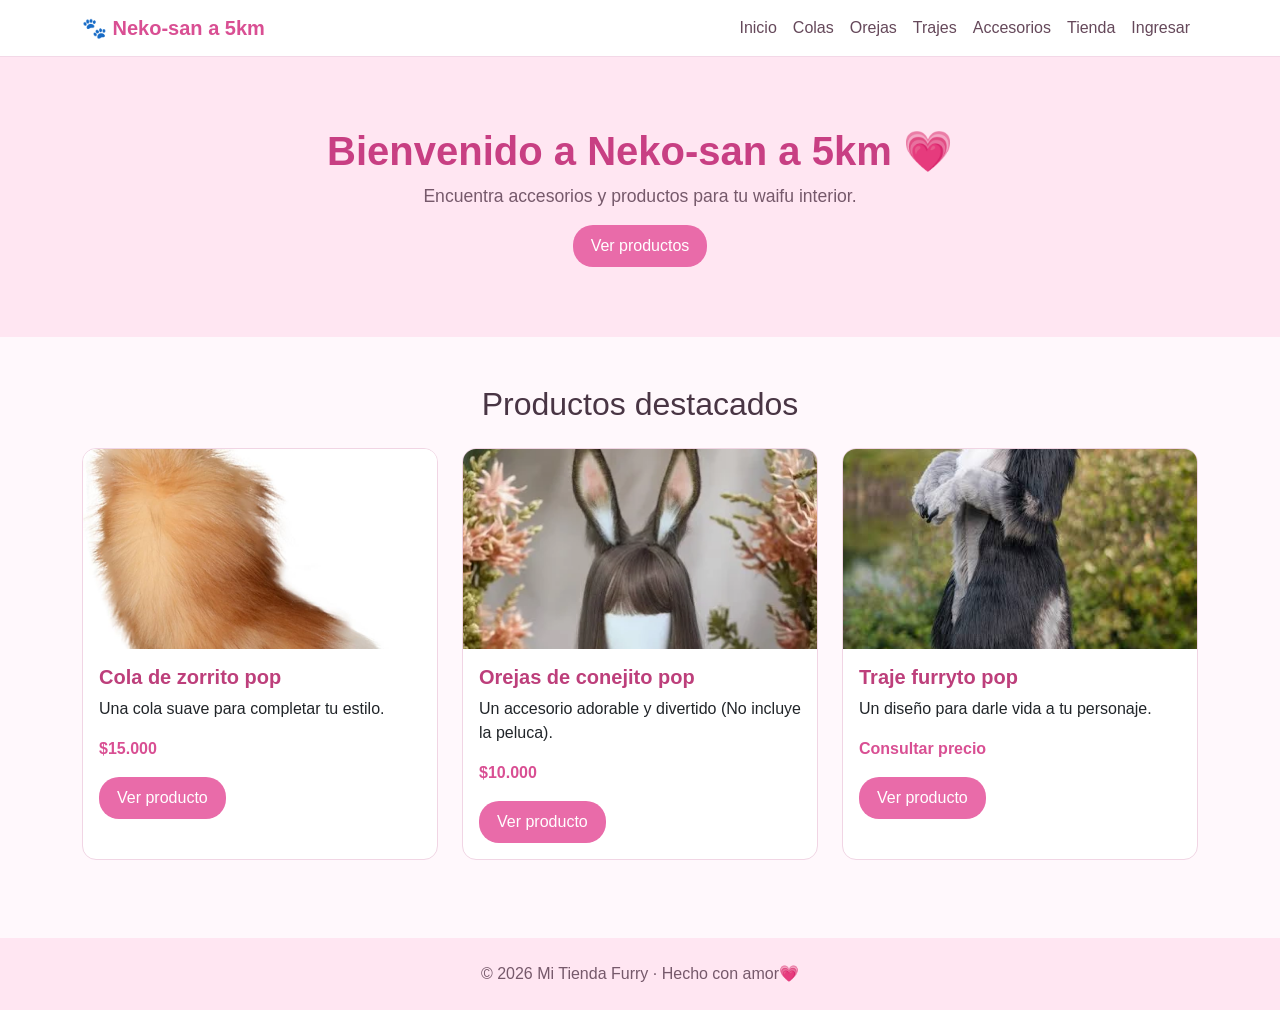
<file: AvancePHP+HTML/index.html>
<!DOCTYPE html>
<html lang="es">
<head>
  <meta charset="UTF-8">
  <meta name="viewport" content="width=device-width, initial-scale=1.0">
  <title>Neko-san a 5km</title>
  <!-- Bootstrap -->
  <link href="https://cdn.jsdelivr.net/npm/bootstrap@5.3.3/dist/css/bootstrap.min.css" rel="stylesheet">
  <!-- Tu CSS -->
  <link rel="stylesheet" href="css/estilo.css">
</head>
<body>

  <!-- Menú de navegación -->
  <nav class="navbar navbar-expand-lg navbar-light">
    <div class="container">
      <a class="navbar-brand" href="index.html">🐾 Neko-san a 5km</a>
      <button class="navbar-toggler" type="button" data-bs-toggle="collapse" data-bs-target="#menu">
        <span class="navbar-toggler-icon"></span>
      </button>
      <div class="collapse navbar-collapse" id="menu">
        <ul class="navbar-nav ms-auto">
          <li class="nav-item"><a class="nav-link" href="index.html">Inicio</a></li>
          <li class="nav-item"><a class="nav-link" href="colas.html">Colas</a></li>
          <li class="nav-item"><a class="nav-link" href="orejas.html">Orejas</a></li>
          <li class="nav-item"><a class="nav-link" href="trajes.html">Trajes</a></li>
          <li class="nav-item"><a class="nav-link" href="accesorios.html">Accesorios</a></li>
          <li class="nav-item"><a class="nav-link" href="php/logica_catalogo.php">Tienda</a></li>
          <li class="nav-item"><a class="nav-link" href="login.html">Ingresar</a></li>
        </ul>
      </div>
    </div>
  </nav>

  <!-- Presentación -->
  <header class="portada text-center">
    <div class="container">
      <h1>Bienvenido a Neko-san a 5km 💗</h1>
      <p>Encuentra accesorios y productos para tu waifu interior.</p>
      <a href="#productos" class="btn boton-rosa">Ver productos</a>
    </div>
  </header>

  <!-- Productos destacados -->
  <main class="container py-5" id="productos">
    <h2 class="text-center mb-4">Productos destacados</h2>
    <div class="row g-4">

      <div class="col-md-4">
        <div class="card producto h-100">
        <img src="Img/zorra.jpg" alt="Descripción de la imagen">

          <div class="card-body">
            <h5 class="card-title">Cola de zorrito pop</h5>
            <p class="card-text">Una cola suave para completar tu estilo.</p>
            <p class="precio">$15.000</p>
            <a href="colas.html" class="btn boton-rosa">Ver producto</a>
          </div>
        </div>
      </div>

      <div class="col-md-4">
        <div class="card producto h-100">
          <img src="Img/Coneja.jpg" alt="Descripción de la imagen">
          <div class="card-body">
            <h5 class="card-title">Orejas de conejito pop</h5>
            <p class="card-text">Un accesorio adorable y divertido (No incluye la peluca).</p>
            <p class="precio">$10.000</p>
            <a href="orejas.html" class="btn boton-rosa">Ver producto</a>
          </div>
        </div>
      </div>

      <div class="col-md-4">
        <div class="card producto h-100">
        <img src="Img/images.jpg" alt="Descripción de la imagen">
          <div class="card-body">
            <h5 class="card-title">Traje furryto pop</h5>
            <p class="card-text">Un diseño para darle vida a tu personaje.</p>
            <p class="precio">Consultar precio</p>
            <a href="trajes.html" class="btn boton-rosa">Ver producto</a>
          </div>
        </div>
      </div>

    </div>
  </main>

  <footer class="pie text-center py-4">
    <p class="mb-0">© 2026 Mi Tienda Furry · Hecho con amor💗</p>
  </footer>

  <!-- Bootstrap para el menú adaptable; no es código JavaScript propio -->
  <script src="https://cdn.jsdelivr.net/npm/bootstrap@5.3.3/dist/js/bootstrap.bundle.min.js"></script>
</body>
</html>
</file>
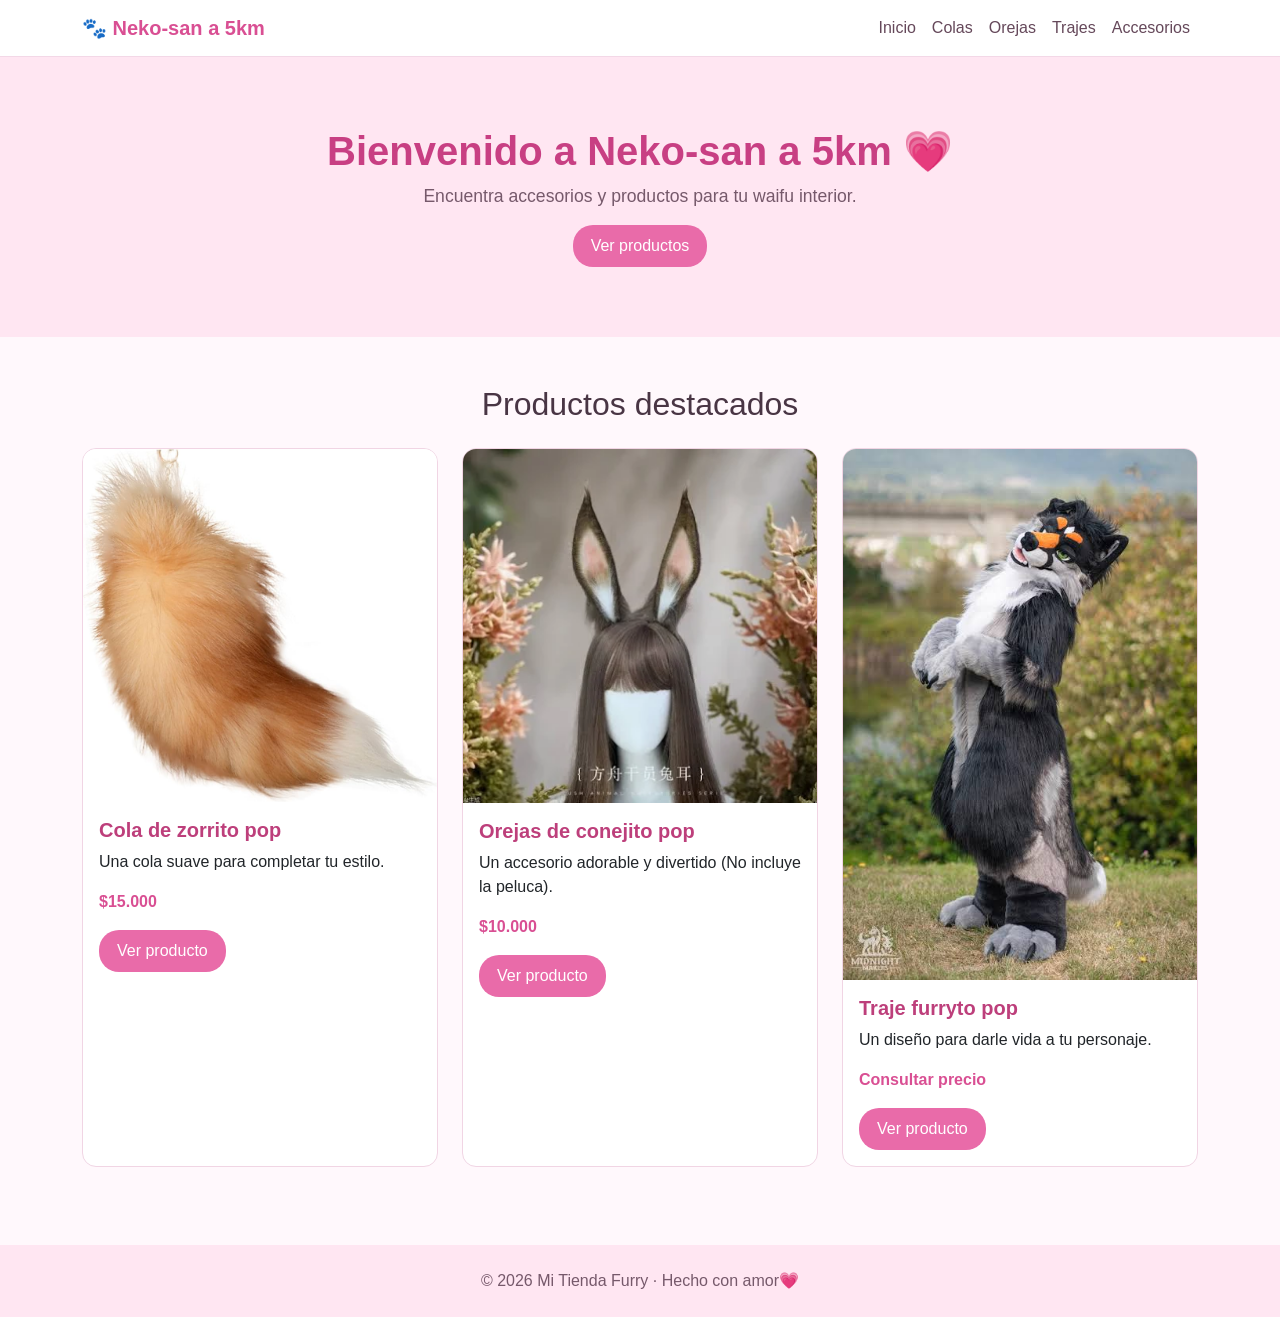
<file: plantilla_furry_basica/index.html>
<!DOCTYPE html>
<html lang="es">
<head>
  <meta charset="UTF-8">
  <meta name="viewport" content="width=device-width, initial-scale=1.0">
  <title>Neko-san a 5km</title>
  <!-- Bootstrap -->
  <link href="https://cdn.jsdelivr.net/npm/bootstrap@5.3.3/dist/css/bootstrap.min.css" rel="stylesheet">
  <!-- Tu CSS -->
  <link rel="stylesheet" href="estilo.css">
</head>
<body>

  <!-- Menú de navegación -->
  <nav class="navbar navbar-expand-lg navbar-light">
    <div class="container">
      <a class="navbar-brand" href="index.html">🐾 Neko-san a 5km</a>
      <button class="navbar-toggler" type="button" data-bs-toggle="collapse" data-bs-target="#menu">
        <span class="navbar-toggler-icon"></span>
      </button>
      <div class="collapse navbar-collapse" id="menu">
        <ul class="navbar-nav ms-auto">
          <li class="nav-item"><a class="nav-link" href="index.html">Inicio</a></li>
          <li class="nav-item"><a class="nav-link" href="colas.html">Colas</a></li>
          <li class="nav-item"><a class="nav-link" href="orejas.html">Orejas</a></li>
          <li class="nav-item"><a class="nav-link" href="trajes.html">Trajes</a></li>
          <li class="nav-item"><a class="nav-link" href="accesorios.html">Accesorios</a></li>
        </ul>
      </div>
    </div>
  </nav>

  <!-- Presentación -->
  <header class="portada text-center">
    <div class="container">
      <h1>Bienvenido a Neko-san a 5km 💗</h1>
      <p>Encuentra accesorios y productos para tu waifu interior.</p>
      <a href="#productos" class="btn boton-rosa">Ver productos</a>
    </div>
  </header>

  <!-- Productos destacados -->
  <main class="container py-5" id="productos">
    <h2 class="text-center mb-4">Productos destacados</h2>
    <div class="row g-4">

      <div class="col-md-4">
        <div class="card producto h-100">
        <img src="Img/zorra.jpg" alt="Descripción de la imagen">

          <div class="card-body">
            <h5 class="card-title">Cola de zorrito pop</h5>
            <p class="card-text">Una cola suave para completar tu estilo.</p>
            <p class="precio">$15.000</p>
            <a href="colas.html" class="btn boton-rosa">Ver producto</a>
          </div>
        </div>
      </div>

      <div class="col-md-4">
        <div class="card producto h-100">
          <img src="Img/Coneja.jpg" alt="Descripción de la imagen">
          <div class="card-body">
            <h5 class="card-title">Orejas de conejito pop</h5>
            <p class="card-text">Un accesorio adorable y divertido (No incluye la peluca).</p>
            <p class="precio">$10.000</p>
            <a href="orejas.html" class="btn boton-rosa">Ver producto</a>
          </div>
        </div>
      </div>

      <div class="col-md-4">
        <div class="card producto h-100">
        <img src="Img/images.jpg" alt="Descripción de la imagen">
          <div class="card-body">
            <h5 class="card-title">Traje furryto pop</h5>
            <p class="card-text">Un diseño para darle vida a tu personaje.</p>
            <p class="precio">Consultar precio</p>
            <a href="trajes.html" class="btn boton-rosa">Ver producto</a>
          </div>
        </div>
      </div>

    </div>
  </main>

  <footer class="pie text-center py-4">
    <p class="mb-0">© 2026 Mi Tienda Furry · Hecho con amor💗</p>
  </footer>

  <!-- Bootstrap para el menú adaptable; no es código JavaScript propio -->
  <script src="https://cdn.jsdelivr.net/npm/bootstrap@5.3.3/dist/js/bootstrap.bundle.min.js"></script>
</body>
</html>
</file>
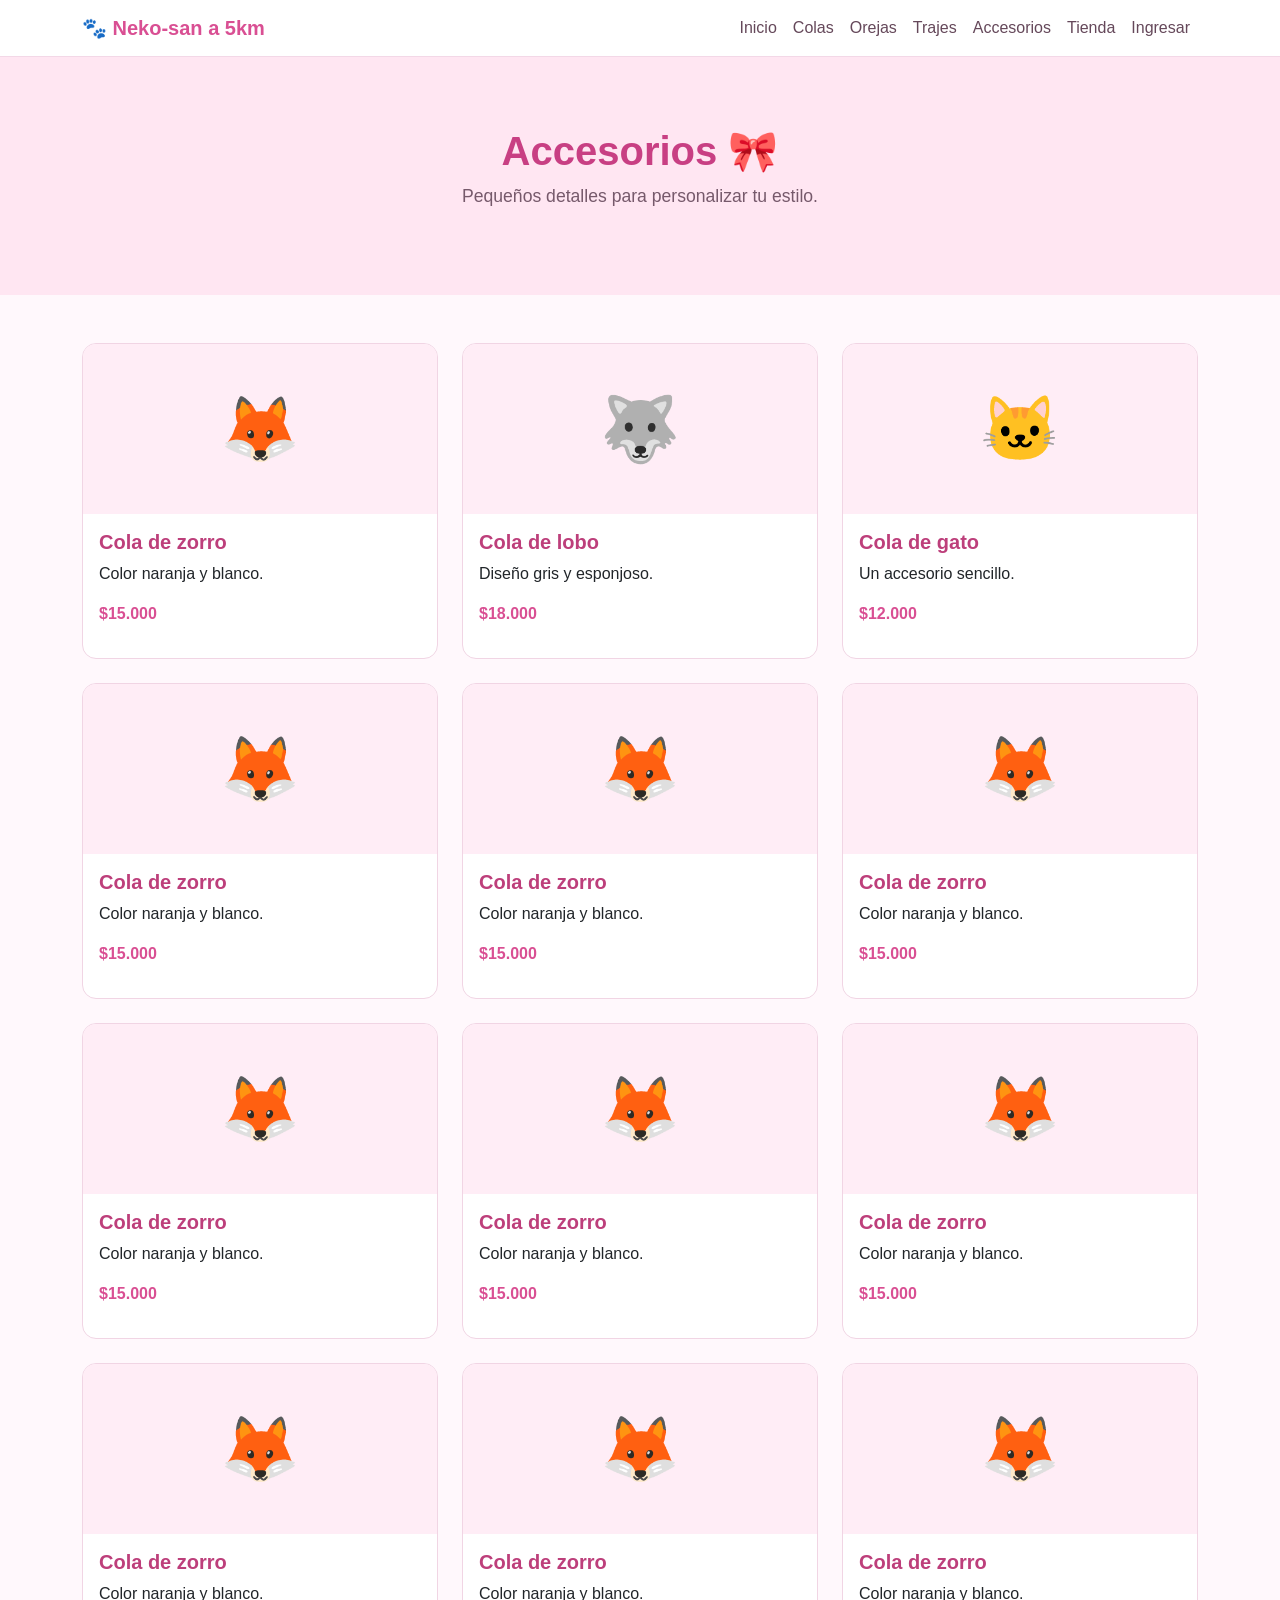
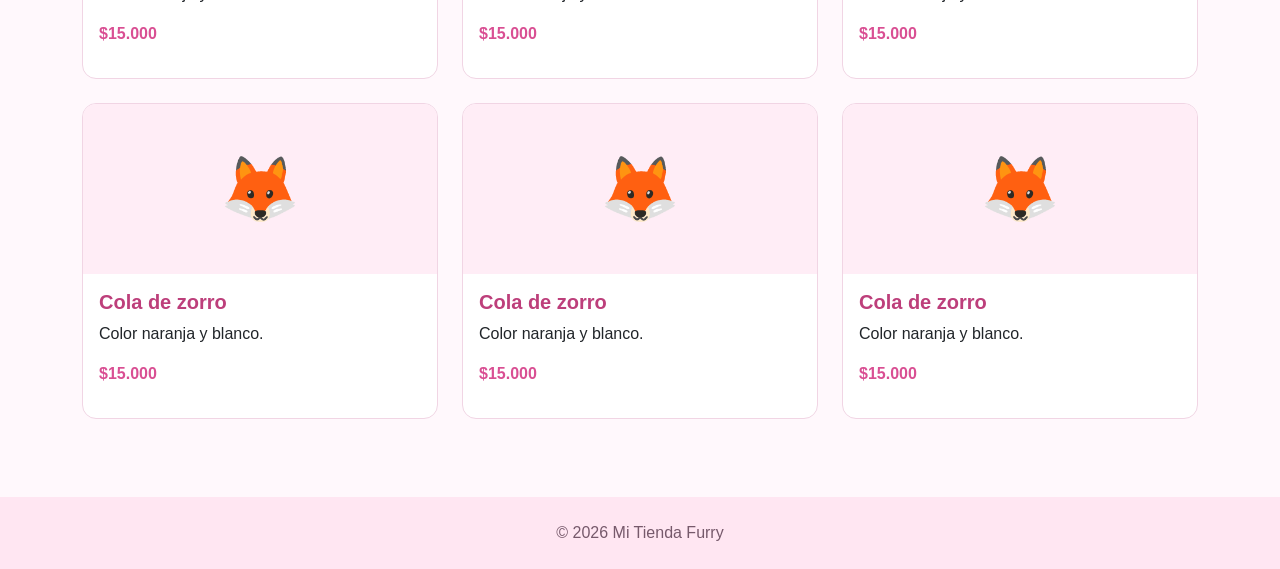
<file: AvancePHP+HTML/accesorios.html>
<!DOCTYPE html>
<html lang="es">
<head>
  <meta charset="UTF-8">
  <meta name="viewport" content="width=device-width, initial-scale=1.0">
  <title>Accesorios | Mi Tienda Furry</title>
  <link href="https://cdn.jsdelivr.net/npm/bootstrap@5.3.3/dist/css/bootstrap.min.css" rel="stylesheet">
  <link rel="stylesheet" href="css/estilo.css">
</head>
<body>
  <nav class="navbar navbar-expand-lg navbar-light">
    <div class="container">
      <a class="navbar-brand" href="index.html">🐾 Neko-san a 5km</a>
      <button class="navbar-toggler" type="button" data-bs-toggle="collapse" data-bs-target="#menu">
        <span class="navbar-toggler-icon"></span>
      </button>
      <div class="collapse navbar-collapse" id="menu">
        <ul class="navbar-nav ms-auto">
          <li class="nav-item"><a class="nav-link" href="index.html">Inicio</a></li>
          <li class="nav-item"><a class="nav-link" href="colas.html">Colas</a></li>
          <li class="nav-item"><a class="nav-link" href="orejas.html">Orejas</a></li>
          <li class="nav-item"><a class="nav-link" href="trajes.html">Trajes</a></li>
          <li class="nav-item"><a class="nav-link" href="accesorios.html">Accesorios</a></li>
          <li class="nav-item"><a class="nav-link" href="php/logica_catalogo.php">Tienda</a></li>
          <li class="nav-item"><a class="nav-link" href="login.html">Ingresar</a></li>
        </ul>
      </div>
    </div>
  </nav>
  <header class="portada text-center"><div class="container">
    <h1>Accesorios 🎀</h1><p>Pequeños detalles para personalizar tu estilo.</p>
  </div></header>
  <main class="container py-5"><div class="row g-4">
 <div class="col-md-4"><div class="card producto h-100"><div class="imagen-producto">🦊</div><div class="card-body"><h5>Cola de zorro</h5><p>Color naranja y blanco.</p><p class="precio">$15.000</p></div></div></div>
    <div class="col-md-4"><div class="card producto h-100"><div class="imagen-producto">🐺</div><div class="card-body"><h5>Cola de lobo</h5><p>Diseño gris y esponjoso.</p><p class="precio">$18.000</p></div></div></div>
    <div class="col-md-4"><div class="card producto h-100"><div class="imagen-producto">🐱</div><div class="card-body"><h5>Cola de gato</h5><p>Un accesorio sencillo.</p><p class="precio">$12.000</p></div></div></div>
    <div class="col-md-4"><div class="card producto h-100"><div class="imagen-producto">🦊</div><div class="card-body"><h5>Cola de zorro</h5><p>Color naranja y blanco.</p><p class="precio">$15.000</p></div></div></div>
    <div class="col-md-4"><div class="card producto h-100"><div class="imagen-producto">🦊</div><div class="card-body"><h5>Cola de zorro</h5><p>Color naranja y blanco.</p><p class="precio">$15.000</p></div></div></div>
    <div class="col-md-4"><div class="card producto h-100"><div class="imagen-producto">🦊</div><div class="card-body"><h5>Cola de zorro</h5><p>Color naranja y blanco.</p><p class="precio">$15.000</p></div></div></div>
    <div class="col-md-4"><div class="card producto h-100"><div class="imagen-producto">🦊</div><div class="card-body"><h5>Cola de zorro</h5><p>Color naranja y blanco.</p><p class="precio">$15.000</p></div></div></div>
    <div class="col-md-4"><div class="card producto h-100"><div class="imagen-producto">🦊</div><div class="card-body"><h5>Cola de zorro</h5><p>Color naranja y blanco.</p><p class="precio">$15.000</p></div></div></div>
    <div class="col-md-4"><div class="card producto h-100"><div class="imagen-producto">🦊</div><div class="card-body"><h5>Cola de zorro</h5><p>Color naranja y blanco.</p><p class="precio">$15.000</p></div></div></div>
    <div class="col-md-4"><div class="card producto h-100"><div class="imagen-producto">🦊</div><div class="card-body"><h5>Cola de zorro</h5><p>Color naranja y blanco.</p><p class="precio">$15.000</p></div></div></div>
    <div class="col-md-4"><div class="card producto h-100"><div class="imagen-producto">🦊</div><div class="card-body"><h5>Cola de zorro</h5><p>Color naranja y blanco.</p><p class="precio">$15.000</p></div></div></div>
    <div class="col-md-4"><div class="card producto h-100"><div class="imagen-producto">🦊</div><div class="card-body"><h5>Cola de zorro</h5><p>Color naranja y blanco.</p><p class="precio">$15.000</p></div></div></div>
    <div class="col-md-4"><div class="card producto h-100"><div class="imagen-producto">🦊</div><div class="card-body"><h5>Cola de zorro</h5><p>Color naranja y blanco.</p><p class="precio">$15.000</p></div></div></div>
    <div class="col-md-4"><div class="card producto h-100"><div class="imagen-producto">🦊</div><div class="card-body"><h5>Cola de zorro</h5><p>Color naranja y blanco.</p><p class="precio">$15.000</p></div></div></div>
    <div class="col-md-4"><div class="card producto h-100"><div class="imagen-producto">🦊</div><div class="card-body"><h5>Cola de zorro</h5><p>Color naranja y blanco.</p><p class="precio">$15.000</p></div></div></div>
</div></main>
  <footer class="pie text-center py-4">© 2026 Mi Tienda Furry</footer>
</body>
</html>
</file>
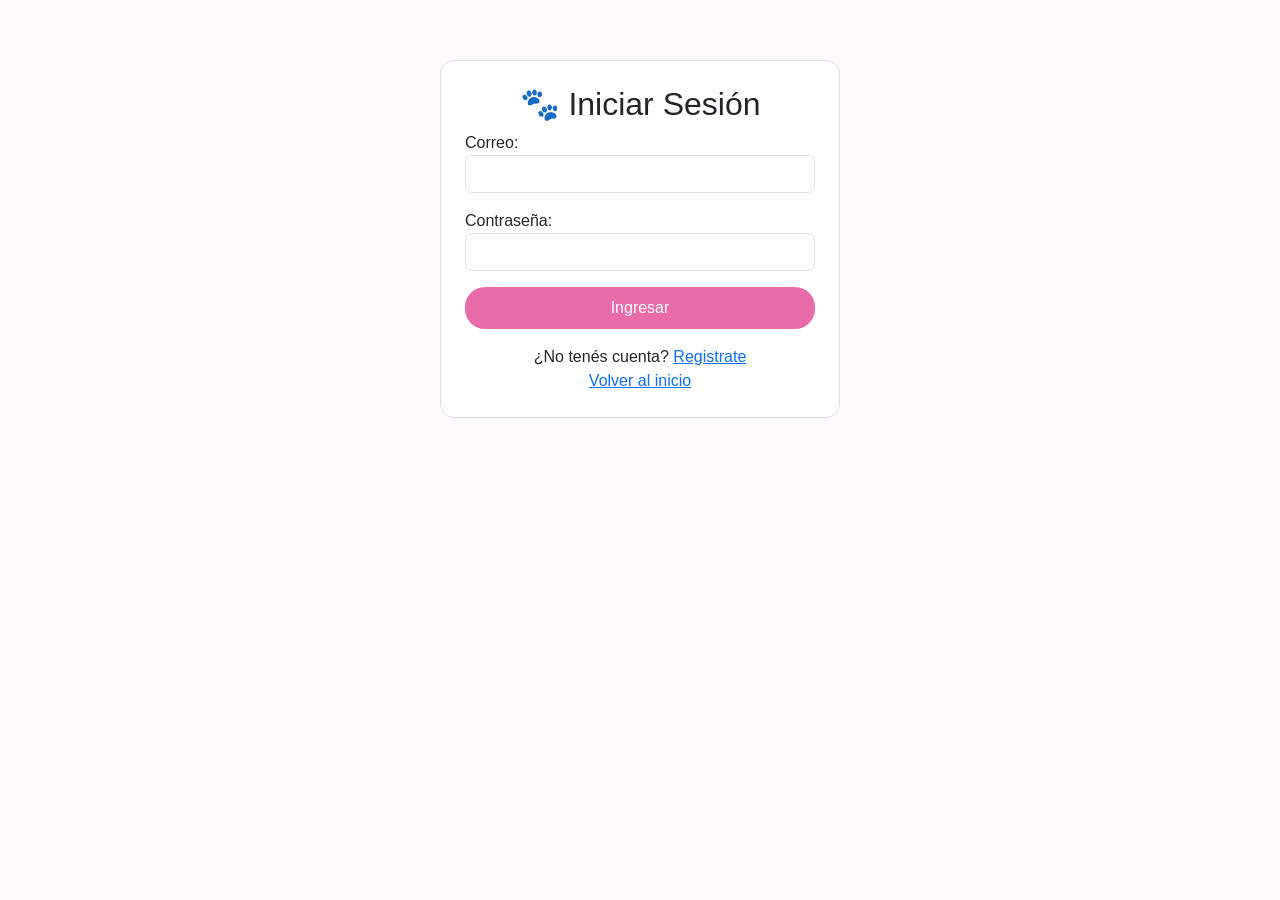
<file: AvancePHP+HTML/login.html>
<!DOCTYPE html>
<html lang="es">
<head>
  <meta charset="UTF-8">
  <meta name="viewport" content="width=device-width, initial-scale=1.0">
  <title>Acceso al Sistema</title>
  <link href="https://cdn.jsdelivr.net/npm/bootstrap@5.3.3/dist/css/bootstrap.min.css" rel="stylesheet">
  <link rel="stylesheet" href="css/estilo.css">
</head>
<body>
  <div class="card producto p-4" style="max-width: 400px; margin: 60px auto;">
    <h2 class="text-center">🐾 Iniciar Sesión</h2>
    <form action="php/logica_login.php" method="POST">
      <label>Correo:</label>
      <input class="form-control mb-3" type="email" name="user" required>

      <label>Contraseña:</label>
      <input class="form-control mb-3" type="password" name="pass" required>

      <button class="btn boton-rosa w-100" type="submit">Ingresar</button>
    </form>
    <p class="text-center mt-3 mb-0">¿No tenés cuenta? <a href="registro.html">Registrate</a></p>
    <p class="text-center mb-0"><a href="index.html">Volver al inicio</a></p>
  </div>
</body>
</html>
</file>
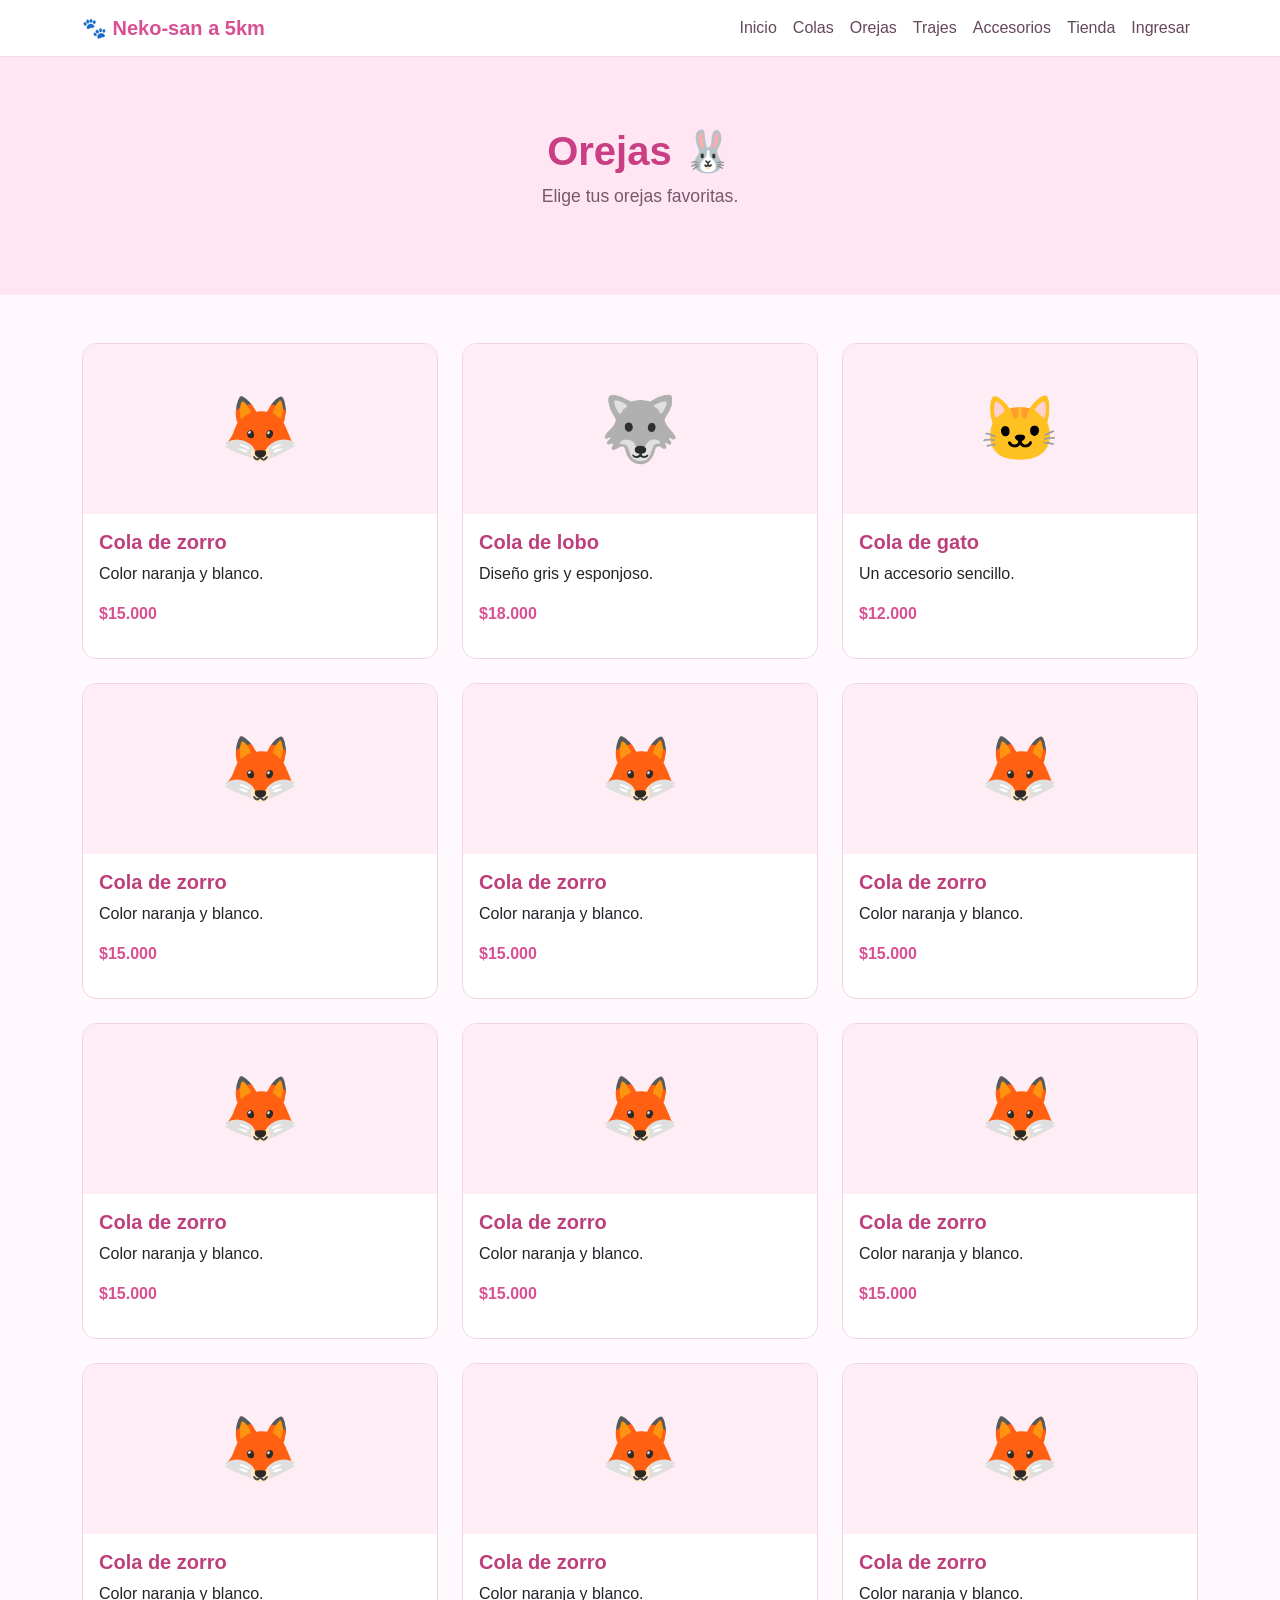
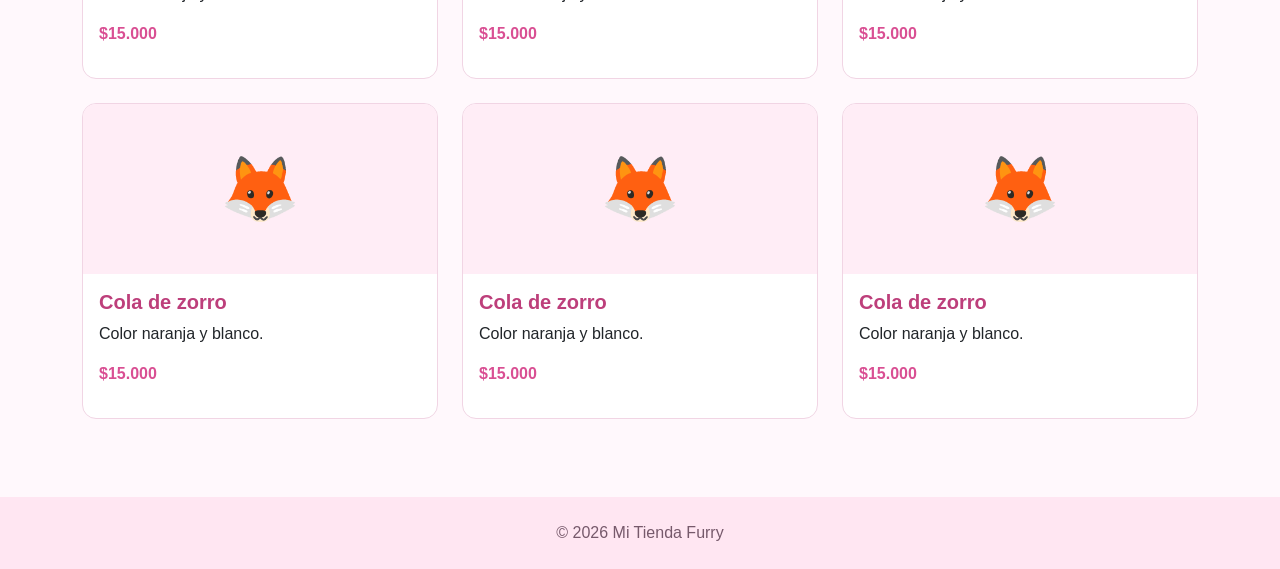
<file: AvancePHP+HTML/orejas.html>
<!DOCTYPE html>
<html lang="es">
<head>
  <meta charset="UTF-8">
  <meta name="viewport" content="width=device-width, initial-scale=1.0">
  <title>Orejas | Mi Tienda Furry</title>
  <link href="https://cdn.jsdelivr.net/npm/bootstrap@5.3.3/dist/css/bootstrap.min.css" rel="stylesheet">
  <link rel="stylesheet" href="css/estilo.css">
</head>
<body>
  <nav class="navbar navbar-expand-lg navbar-light">
    <div class="container">
      <a class="navbar-brand" href="index.html">🐾 Neko-san a 5km</a>
      <button class="navbar-toggler" type="button" data-bs-toggle="collapse" data-bs-target="#menu">
        <span class="navbar-toggler-icon"></span>
      </button>
      <div class="collapse navbar-collapse" id="menu">
        <ul class="navbar-nav ms-auto">
          <li class="nav-item"><a class="nav-link" href="index.html">Inicio</a></li>
          <li class="nav-item"><a class="nav-link" href="colas.html">Colas</a></li>
          <li class="nav-item"><a class="nav-link" href="orejas.html">Orejas</a></li>
          <li class="nav-item"><a class="nav-link" href="trajes.html">Trajes</a></li>
          <li class="nav-item"><a class="nav-link" href="accesorios.html">Accesorios</a></li>
          <li class="nav-item"><a class="nav-link" href="php/logica_catalogo.php">Tienda</a></li>
          <li class="nav-item"><a class="nav-link" href="login.html">Ingresar</a></li>
        </ul>
      </div>
    </div>
  </nav>
  <header class="portada text-center"><div class="container">
    <h1>Orejas 🐰</h1><p>Elige tus orejas favoritas.</p>
  </div></header>
  <main class="container py-5"><div class="row g-4">
  <div class="col-md-4"><div class="card producto h-100"><div class="imagen-producto">🦊</div><div class="card-body"><h5>Cola de zorro</h5><p>Color naranja y blanco.</p><p class="precio">$15.000</p></div></div></div>
    <div class="col-md-4"><div class="card producto h-100"><div class="imagen-producto">🐺</div><div class="card-body"><h5>Cola de lobo</h5><p>Diseño gris y esponjoso.</p><p class="precio">$18.000</p></div></div></div>
    <div class="col-md-4"><div class="card producto h-100"><div class="imagen-producto">🐱</div><div class="card-body"><h5>Cola de gato</h5><p>Un accesorio sencillo.</p><p class="precio">$12.000</p></div></div></div>
    <div class="col-md-4"><div class="card producto h-100"><div class="imagen-producto">🦊</div><div class="card-body"><h5>Cola de zorro</h5><p>Color naranja y blanco.</p><p class="precio">$15.000</p></div></div></div>
    <div class="col-md-4"><div class="card producto h-100"><div class="imagen-producto">🦊</div><div class="card-body"><h5>Cola de zorro</h5><p>Color naranja y blanco.</p><p class="precio">$15.000</p></div></div></div>
    <div class="col-md-4"><div class="card producto h-100"><div class="imagen-producto">🦊</div><div class="card-body"><h5>Cola de zorro</h5><p>Color naranja y blanco.</p><p class="precio">$15.000</p></div></div></div>
    <div class="col-md-4"><div class="card producto h-100"><div class="imagen-producto">🦊</div><div class="card-body"><h5>Cola de zorro</h5><p>Color naranja y blanco.</p><p class="precio">$15.000</p></div></div></div>
    <div class="col-md-4"><div class="card producto h-100"><div class="imagen-producto">🦊</div><div class="card-body"><h5>Cola de zorro</h5><p>Color naranja y blanco.</p><p class="precio">$15.000</p></div></div></div>
    <div class="col-md-4"><div class="card producto h-100"><div class="imagen-producto">🦊</div><div class="card-body"><h5>Cola de zorro</h5><p>Color naranja y blanco.</p><p class="precio">$15.000</p></div></div></div>
    <div class="col-md-4"><div class="card producto h-100"><div class="imagen-producto">🦊</div><div class="card-body"><h5>Cola de zorro</h5><p>Color naranja y blanco.</p><p class="precio">$15.000</p></div></div></div>
    <div class="col-md-4"><div class="card producto h-100"><div class="imagen-producto">🦊</div><div class="card-body"><h5>Cola de zorro</h5><p>Color naranja y blanco.</p><p class="precio">$15.000</p></div></div></div>
    <div class="col-md-4"><div class="card producto h-100"><div class="imagen-producto">🦊</div><div class="card-body"><h5>Cola de zorro</h5><p>Color naranja y blanco.</p><p class="precio">$15.000</p></div></div></div>
    <div class="col-md-4"><div class="card producto h-100"><div class="imagen-producto">🦊</div><div class="card-body"><h5>Cola de zorro</h5><p>Color naranja y blanco.</p><p class="precio">$15.000</p></div></div></div>
    <div class="col-md-4"><div class="card producto h-100"><div class="imagen-producto">🦊</div><div class="card-body"><h5>Cola de zorro</h5><p>Color naranja y blanco.</p><p class="precio">$15.000</p></div></div></div>
    <div class="col-md-4"><div class="card producto h-100"><div class="imagen-producto">🦊</div><div class="card-body"><h5>Cola de zorro</h5><p>Color naranja y blanco.</p><p class="precio">$15.000</p></div></div></div>
</div></main>
  <footer class="pie text-center py-4">© 2026 Mi Tienda Furry</footer>
</body>
</html>
</file>
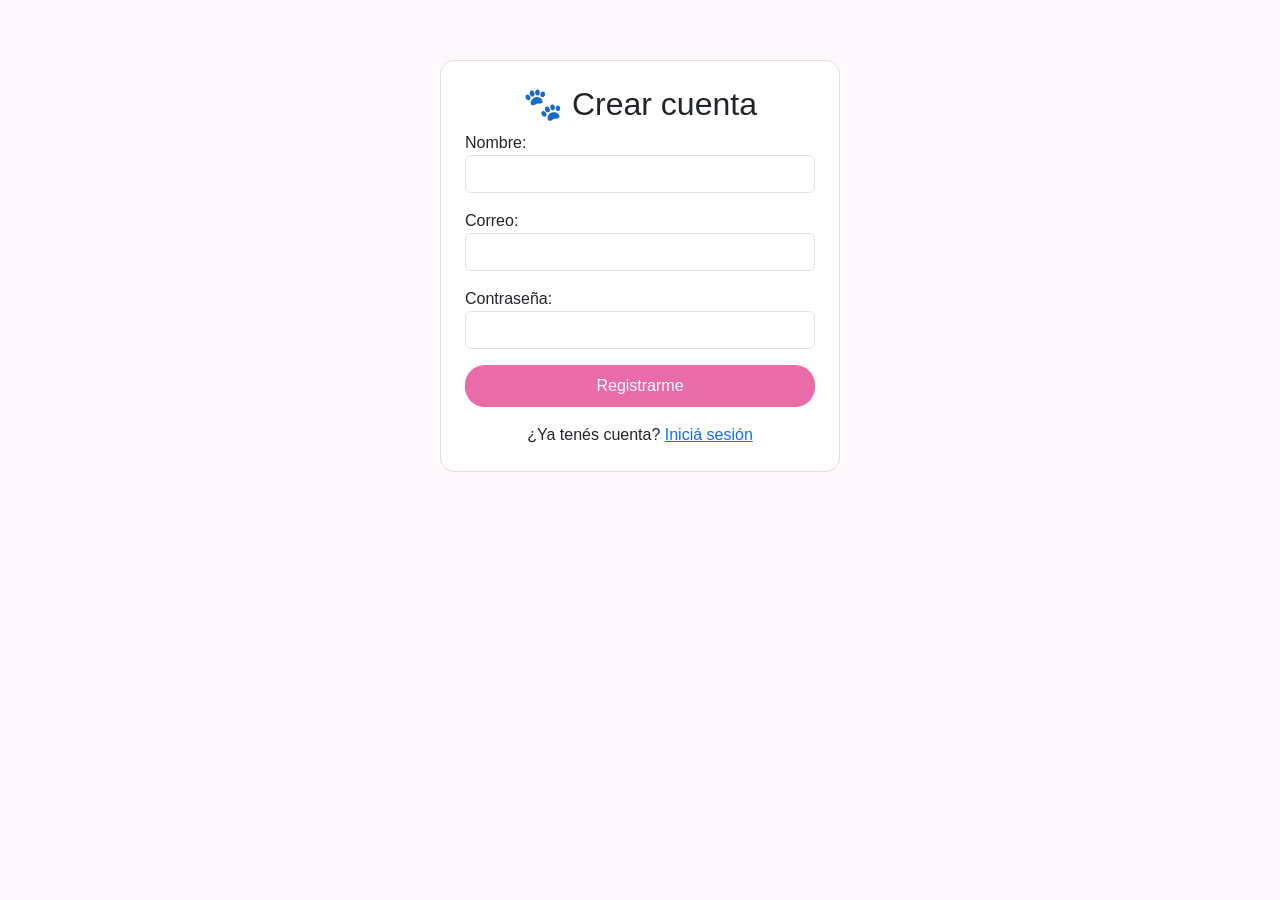
<file: AvancePHP+HTML/registro.html>
<!DOCTYPE html>
<html lang="es">
<head>
  <meta charset="UTF-8">
  <meta name="viewport" content="width=device-width, initial-scale=1.0">
  <title>Crear cuenta</title>
  <link href="https://cdn.jsdelivr.net/npm/bootstrap@5.3.3/dist/css/bootstrap.min.css" rel="stylesheet">
  <link rel="stylesheet" href="css/estilo.css">
</head>
<body>
  <div class="card producto p-4" style="max-width: 400px; margin: 60px auto;">
    <h2 class="text-center">🐾 Crear cuenta</h2>
    <form action="php/logica_registro.php" method="POST">
      <label>Nombre:</label>
      <input class="form-control mb-3" type="text" name="txt_nombre" required>

      <label>Correo:</label>
      <input class="form-control mb-3" type="email" name="txt_correo" required>

      <label>Contraseña:</label>
      <input class="form-control mb-3" type="password" name="txt_pass" required>

      <button class="btn boton-rosa w-100" type="submit">Registrarme</button>
    </form>
    <p class="text-center mt-3 mb-0">¿Ya tenés cuenta? <a href="login.html">Iniciá sesión</a></p>
  </div>
</body>
</html>
</file>
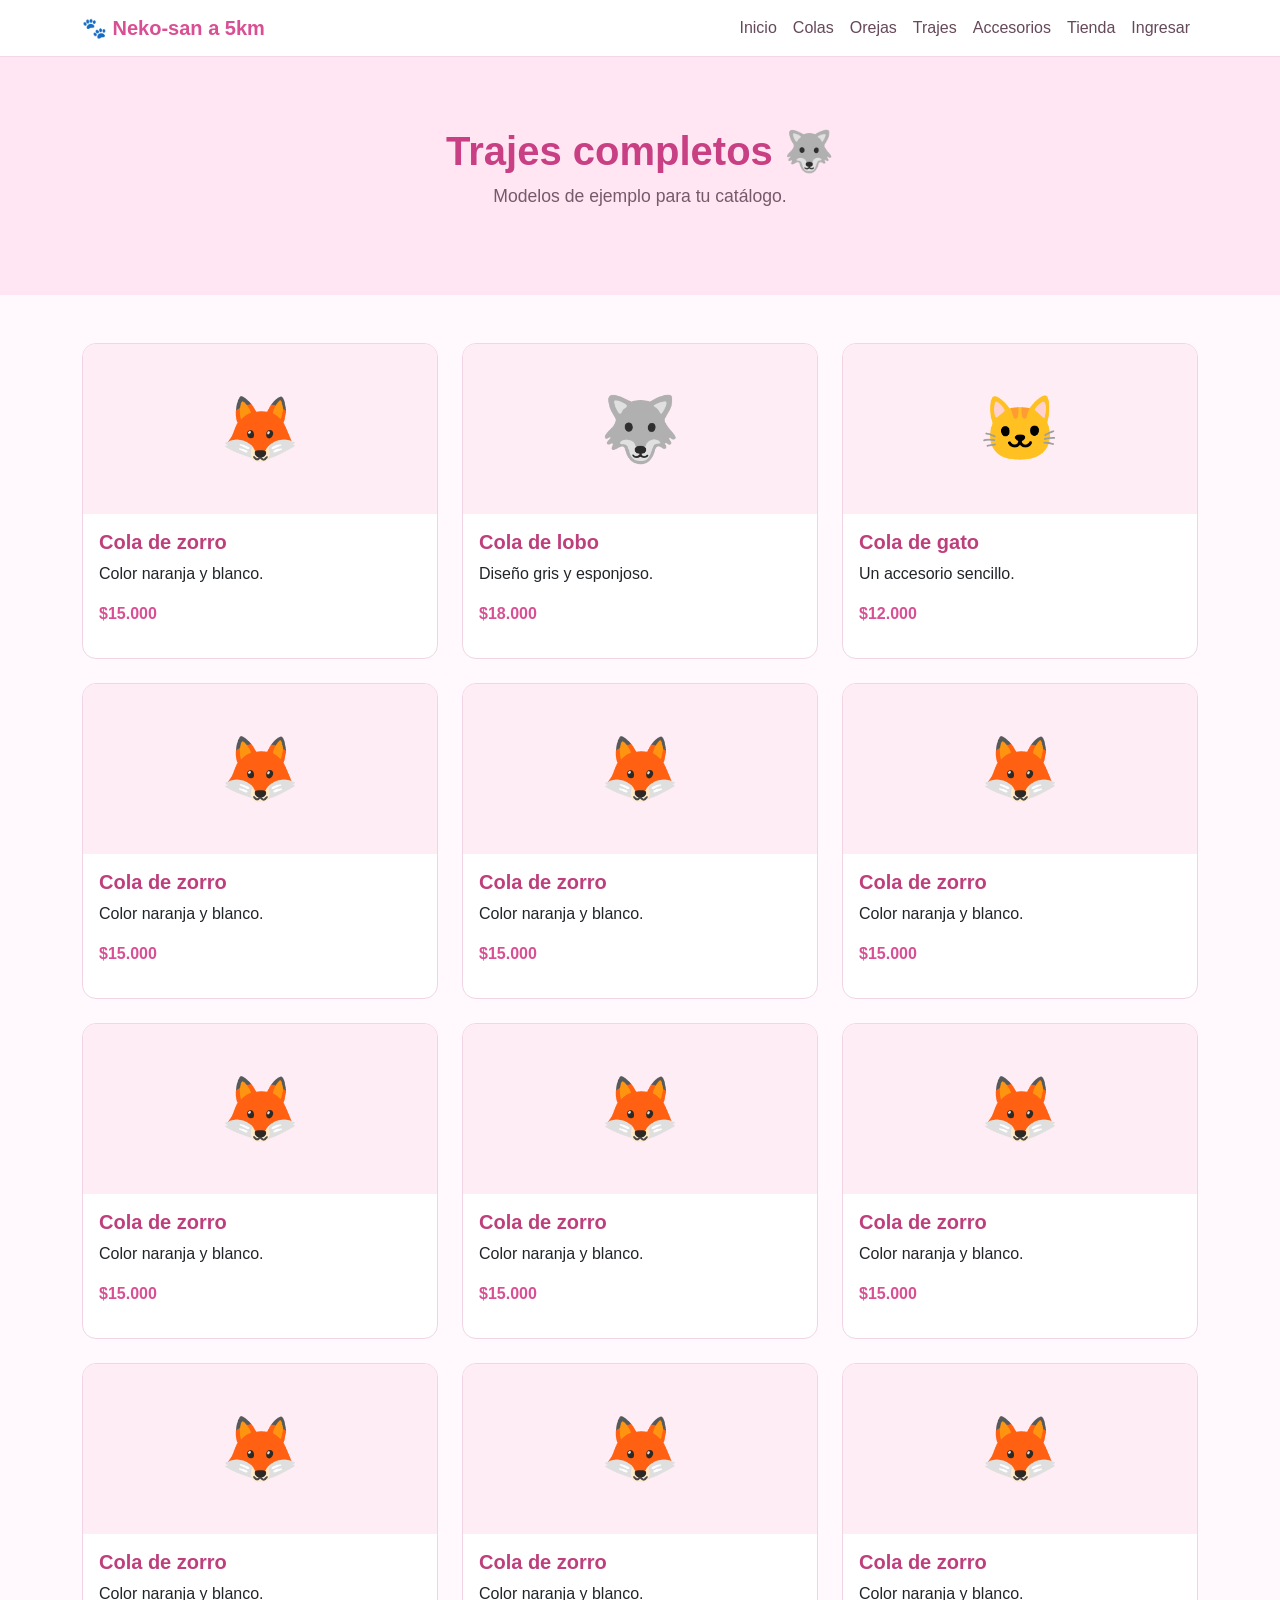
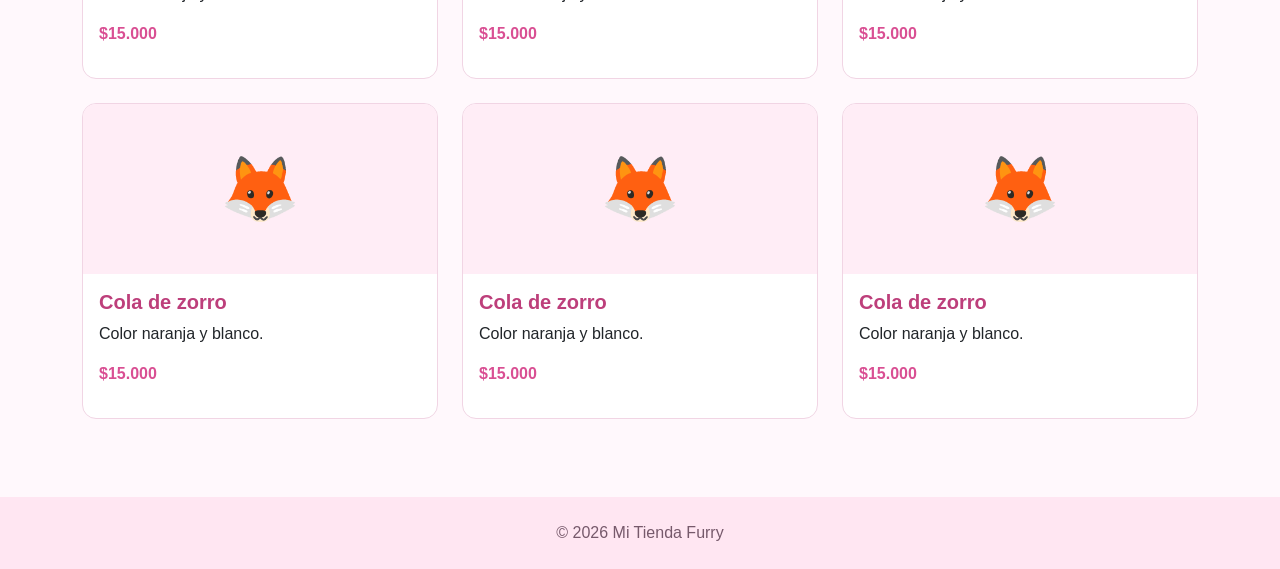
<file: AvancePHP+HTML/trajes.html>
<!DOCTYPE html>
<html lang="es">
<head>
  <meta charset="UTF-8">
  <meta name="viewport" content="width=device-width, initial-scale=1.0">
  <title>Trajes | Mi Tienda Furry</title>
  <link href="https://cdn.jsdelivr.net/npm/bootstrap@5.3.3/dist/css/bootstrap.min.css" rel="stylesheet">
  <link rel="stylesheet" href="css/estilo.css">
</head>
<body>
  <nav class="navbar navbar-expand-lg navbar-light">
    <div class="container">
      <a class="navbar-brand" href="index.html">🐾 Neko-san a 5km</a>
      <button class="navbar-toggler" type="button" data-bs-toggle="collapse" data-bs-target="#menu">
        <span class="navbar-toggler-icon"></span>
      </button>
      <div class="collapse navbar-collapse" id="menu">
        <ul class="navbar-nav ms-auto">
          <li class="nav-item"><a class="nav-link" href="index.html">Inicio</a></li>
          <li class="nav-item"><a class="nav-link" href="colas.html">Colas</a></li>
          <li class="nav-item"><a class="nav-link" href="orejas.html">Orejas</a></li>
          <li class="nav-item"><a class="nav-link" href="trajes.html">Trajes</a></li>
          <li class="nav-item"><a class="nav-link" href="accesorios.html">Accesorios</a></li>
          <li class="nav-item"><a class="nav-link" href="php/logica_catalogo.php">Tienda</a></li>
          <li class="nav-item"><a class="nav-link" href="login.html">Ingresar</a></li>
        </ul>
      </div>
    </div>
  </nav>
  <header class="portada text-center"><div class="container">
    <h1>Trajes completos 🐺</h1><p>Modelos de ejemplo para tu catálogo.</p>
  </div></header>
  <main class="container py-5"><div class="row g-4">
    <div class="col-md-4"><div class="card producto h-100"><div class="imagen-producto">🦊</div><div class="card-body"><h5>Cola de zorro</h5><p>Color naranja y blanco.</p><p class="precio">$15.000</p></div></div></div>
    <div class="col-md-4"><div class="card producto h-100"><div class="imagen-producto">🐺</div><div class="card-body"><h5>Cola de lobo</h5><p>Diseño gris y esponjoso.</p><p class="precio">$18.000</p></div></div></div>
    <div class="col-md-4"><div class="card producto h-100"><div class="imagen-producto">🐱</div><div class="card-body"><h5>Cola de gato</h5><p>Un accesorio sencillo.</p><p class="precio">$12.000</p></div></div></div>
    <div class="col-md-4"><div class="card producto h-100"><div class="imagen-producto">🦊</div><div class="card-body"><h5>Cola de zorro</h5><p>Color naranja y blanco.</p><p class="precio">$15.000</p></div></div></div>
    <div class="col-md-4"><div class="card producto h-100"><div class="imagen-producto">🦊</div><div class="card-body"><h5>Cola de zorro</h5><p>Color naranja y blanco.</p><p class="precio">$15.000</p></div></div></div>
    <div class="col-md-4"><div class="card producto h-100"><div class="imagen-producto">🦊</div><div class="card-body"><h5>Cola de zorro</h5><p>Color naranja y blanco.</p><p class="precio">$15.000</p></div></div></div>
    <div class="col-md-4"><div class="card producto h-100"><div class="imagen-producto">🦊</div><div class="card-body"><h5>Cola de zorro</h5><p>Color naranja y blanco.</p><p class="precio">$15.000</p></div></div></div>
    <div class="col-md-4"><div class="card producto h-100"><div class="imagen-producto">🦊</div><div class="card-body"><h5>Cola de zorro</h5><p>Color naranja y blanco.</p><p class="precio">$15.000</p></div></div></div>
    <div class="col-md-4"><div class="card producto h-100"><div class="imagen-producto">🦊</div><div class="card-body"><h5>Cola de zorro</h5><p>Color naranja y blanco.</p><p class="precio">$15.000</p></div></div></div>
    <div class="col-md-4"><div class="card producto h-100"><div class="imagen-producto">🦊</div><div class="card-body"><h5>Cola de zorro</h5><p>Color naranja y blanco.</p><p class="precio">$15.000</p></div></div></div>
    <div class="col-md-4"><div class="card producto h-100"><div class="imagen-producto">🦊</div><div class="card-body"><h5>Cola de zorro</h5><p>Color naranja y blanco.</p><p class="precio">$15.000</p></div></div></div>
    <div class="col-md-4"><div class="card producto h-100"><div class="imagen-producto">🦊</div><div class="card-body"><h5>Cola de zorro</h5><p>Color naranja y blanco.</p><p class="precio">$15.000</p></div></div></div>
    <div class="col-md-4"><div class="card producto h-100"><div class="imagen-producto">🦊</div><div class="card-body"><h5>Cola de zorro</h5><p>Color naranja y blanco.</p><p class="precio">$15.000</p></div></div></div>
    <div class="col-md-4"><div class="card producto h-100"><div class="imagen-producto">🦊</div><div class="card-body"><h5>Cola de zorro</h5><p>Color naranja y blanco.</p><p class="precio">$15.000</p></div></div></div>
    <div class="col-md-4"><div class="card producto h-100"><div class="imagen-producto">🦊</div><div class="card-body"><h5>Cola de zorro</h5><p>Color naranja y blanco.</p><p class="precio">$15.000</p></div></div></div>
</div></main>
  <footer class="pie text-center py-4">© 2026 Mi Tienda Furry</footer>
</body>
</html>
</file>
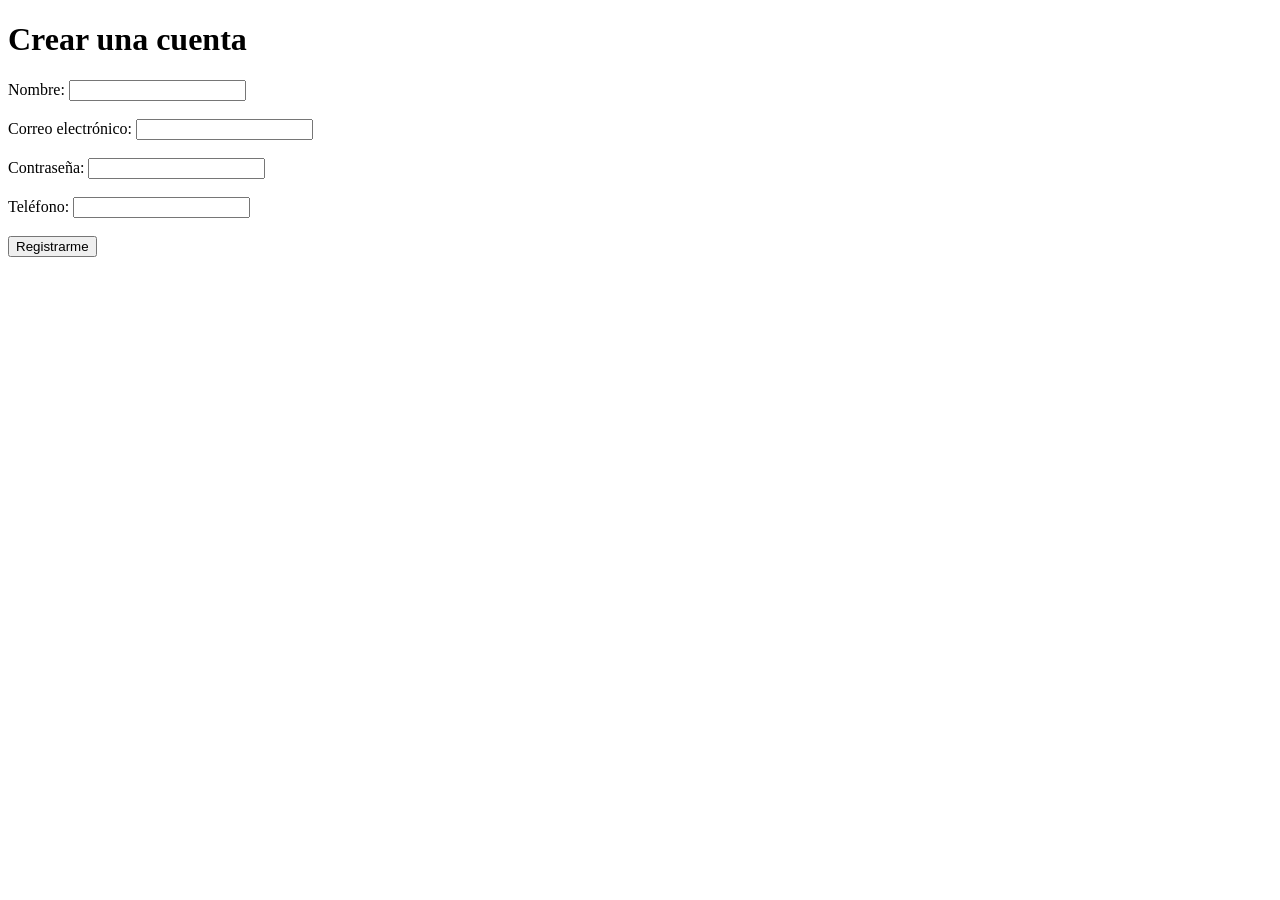
<file: Nuevo/registro.html>
<!DOCTYPE html>
<html lang="es">
<head>
    <meta charset="UTF-8">
    <title>Registro de usuario</title>
</head>
<body>

    <h1>Crear una cuenta</h1>

    <form action="guardar_usuario.php" method="POST">

        <label for="nombre">Nombre:</label>
        <input type="text" id="nombre" name="nombre"
               maxlength="100" required>
        <br><br>

        <label for="correo">Correo electrónico:</label>
        <input type="email" id="correo" name="correo"
               maxlength="150" required>
        <br><br>

        <label for="contrasena">Contraseña:</label>
        <input type="password" id="contrasena"
               name="contrasena" required>
        <br><br>

        <label for="telefono">Teléfono:</label>
        <input type="tel" id="telefono" name="telefono">
        <br><br>

        <button type="submit">Registrarme</button>

    </form>

</body>
</html>
</file>
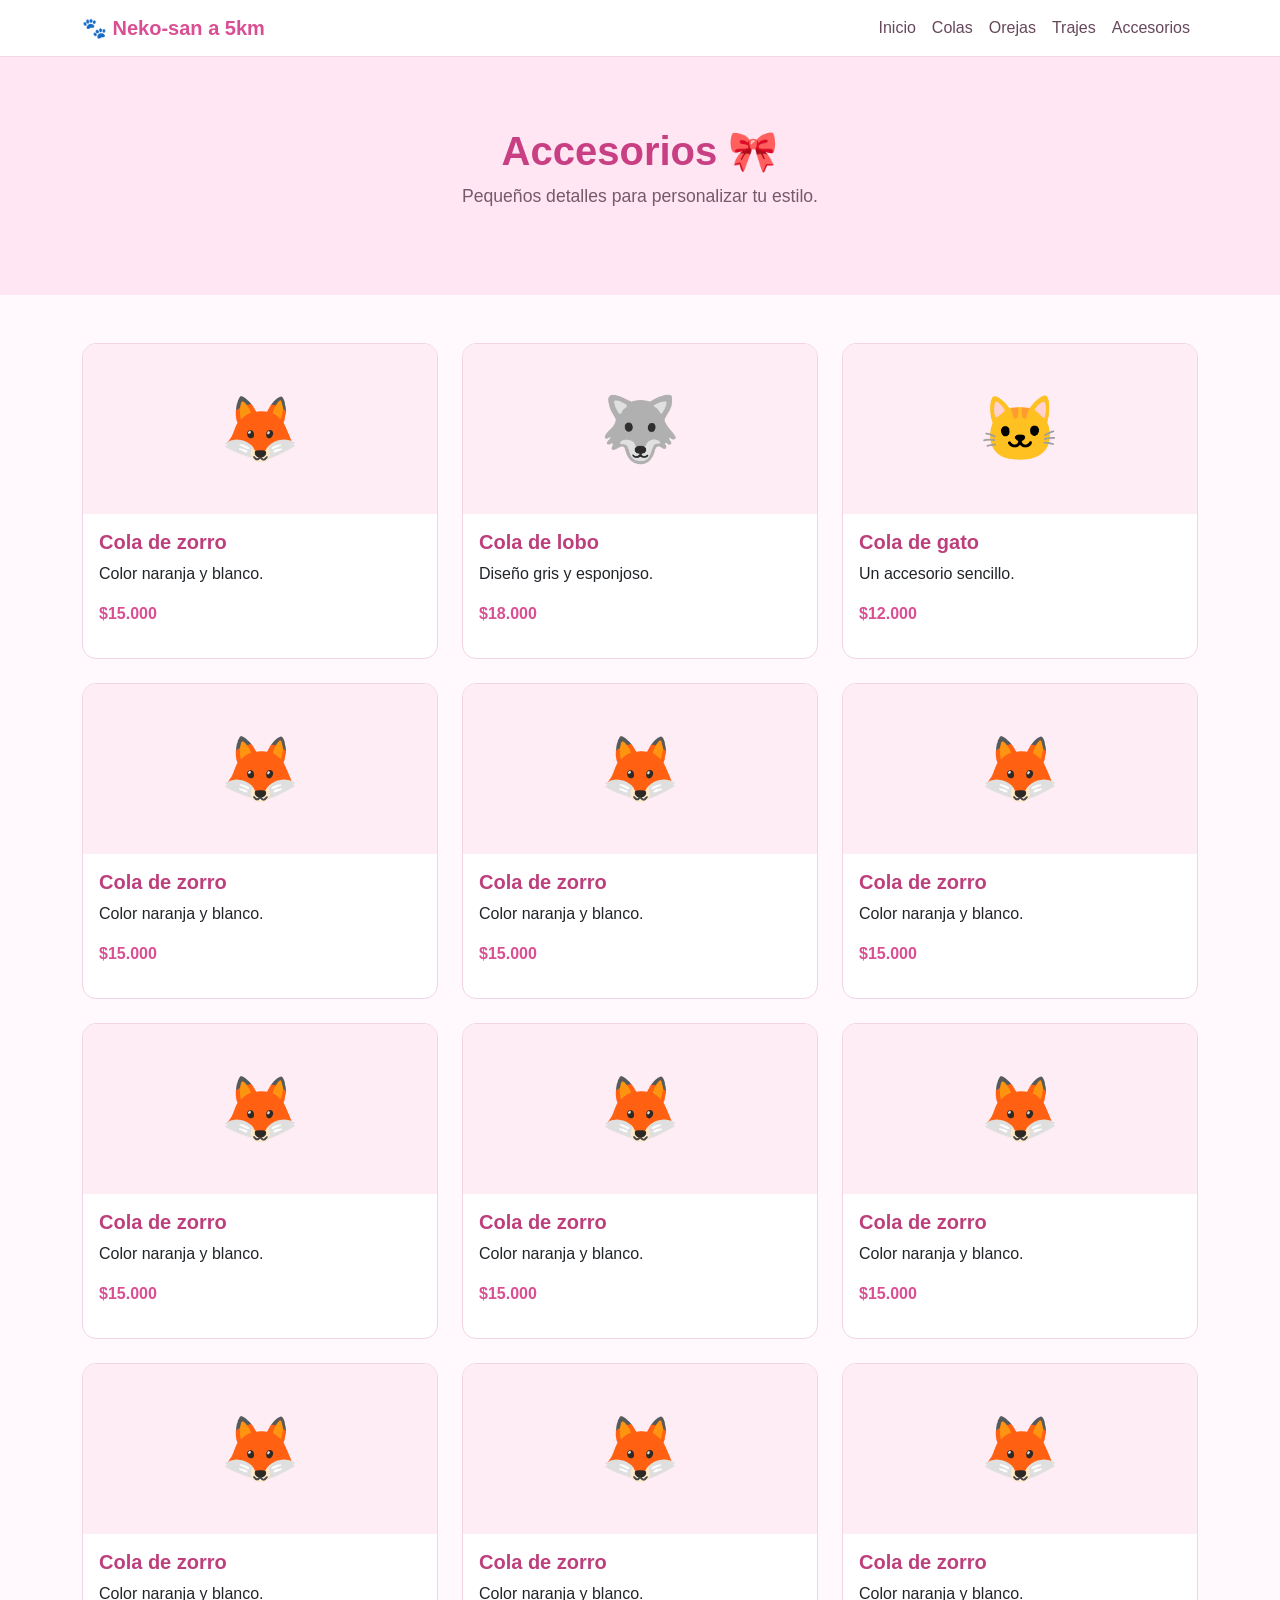
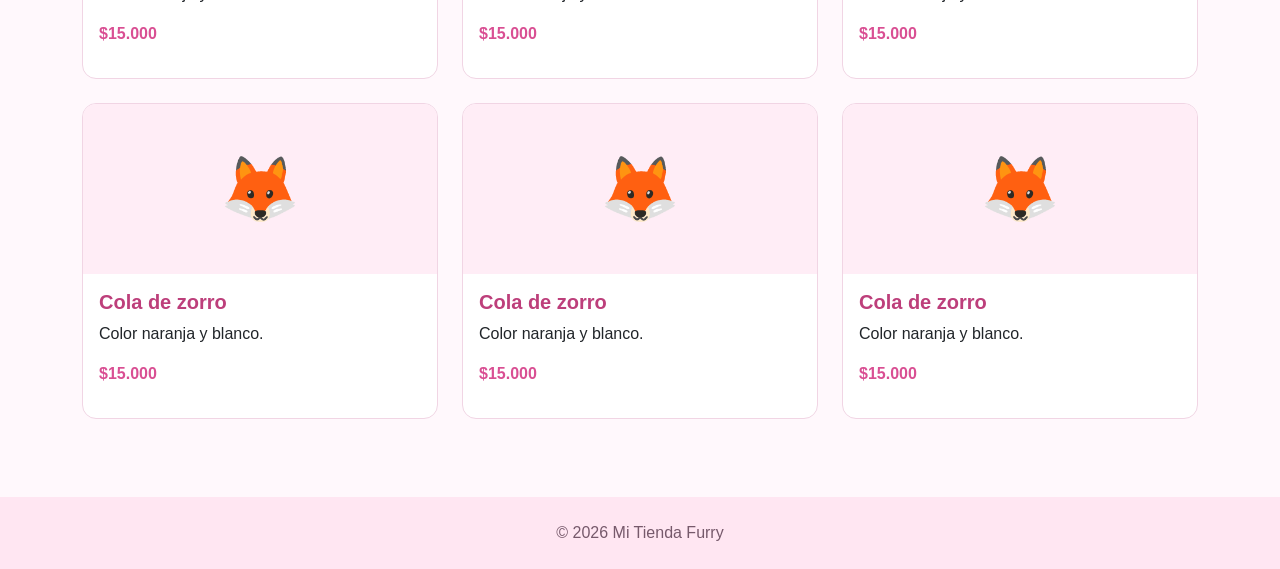
<file: plantilla_furry_basica/accesorios.html>
<!DOCTYPE html>
<html lang="es">
<head>
  <meta charset="UTF-8">
  <meta name="viewport" content="width=device-width, initial-scale=1.0">
  <title>Accesorios | Mi Tienda Furry</title>
  <link href="https://cdn.jsdelivr.net/npm/bootstrap@5.3.3/dist/css/bootstrap.min.css" rel="stylesheet">
  <link rel="stylesheet" href="estilo.css">
</head>
<body>
  <nav class="navbar navbar-expand-lg navbar-light">
    <div class="container">
      <a class="navbar-brand" href="index.html">🐾 Neko-san a 5km</a>
      <button class="navbar-toggler" type="button" data-bs-toggle="collapse" data-bs-target="#menu">
        <span class="navbar-toggler-icon"></span>
      </button>
      <div class="collapse navbar-collapse" id="menu">
        <ul class="navbar-nav ms-auto">
          <li class="nav-item"><a class="nav-link" href="index.html">Inicio</a></li>
          <li class="nav-item"><a class="nav-link" href="colas.html">Colas</a></li>
          <li class="nav-item"><a class="nav-link" href="orejas.html">Orejas</a></li>
          <li class="nav-item"><a class="nav-link" href="trajes.html">Trajes</a></li>
          <li class="nav-item"><a class="nav-link" href="accesorios.html">Accesorios</a></li>
        </ul>
      </div>
    </div>
  </nav>
  <header class="portada text-center"><div class="container">
    <h1>Accesorios 🎀</h1><p>Pequeños detalles para personalizar tu estilo.</p>
  </div></header>
  <main class="container py-5"><div class="row g-4">
 <div class="col-md-4"><div class="card producto h-100"><div class="imagen-producto">🦊</div><div class="card-body"><h5>Cola de zorro</h5><p>Color naranja y blanco.</p><p class="precio">$15.000</p></div></div></div>
    <div class="col-md-4"><div class="card producto h-100"><div class="imagen-producto">🐺</div><div class="card-body"><h5>Cola de lobo</h5><p>Diseño gris y esponjoso.</p><p class="precio">$18.000</p></div></div></div>
    <div class="col-md-4"><div class="card producto h-100"><div class="imagen-producto">🐱</div><div class="card-body"><h5>Cola de gato</h5><p>Un accesorio sencillo.</p><p class="precio">$12.000</p></div></div></div>
    <div class="col-md-4"><div class="card producto h-100"><div class="imagen-producto">🦊</div><div class="card-body"><h5>Cola de zorro</h5><p>Color naranja y blanco.</p><p class="precio">$15.000</p></div></div></div>
    <div class="col-md-4"><div class="card producto h-100"><div class="imagen-producto">🦊</div><div class="card-body"><h5>Cola de zorro</h5><p>Color naranja y blanco.</p><p class="precio">$15.000</p></div></div></div>
    <div class="col-md-4"><div class="card producto h-100"><div class="imagen-producto">🦊</div><div class="card-body"><h5>Cola de zorro</h5><p>Color naranja y blanco.</p><p class="precio">$15.000</p></div></div></div>
    <div class="col-md-4"><div class="card producto h-100"><div class="imagen-producto">🦊</div><div class="card-body"><h5>Cola de zorro</h5><p>Color naranja y blanco.</p><p class="precio">$15.000</p></div></div></div>
    <div class="col-md-4"><div class="card producto h-100"><div class="imagen-producto">🦊</div><div class="card-body"><h5>Cola de zorro</h5><p>Color naranja y blanco.</p><p class="precio">$15.000</p></div></div></div>
    <div class="col-md-4"><div class="card producto h-100"><div class="imagen-producto">🦊</div><div class="card-body"><h5>Cola de zorro</h5><p>Color naranja y blanco.</p><p class="precio">$15.000</p></div></div></div>
    <div class="col-md-4"><div class="card producto h-100"><div class="imagen-producto">🦊</div><div class="card-body"><h5>Cola de zorro</h5><p>Color naranja y blanco.</p><p class="precio">$15.000</p></div></div></div>
    <div class="col-md-4"><div class="card producto h-100"><div class="imagen-producto">🦊</div><div class="card-body"><h5>Cola de zorro</h5><p>Color naranja y blanco.</p><p class="precio">$15.000</p></div></div></div>
    <div class="col-md-4"><div class="card producto h-100"><div class="imagen-producto">🦊</div><div class="card-body"><h5>Cola de zorro</h5><p>Color naranja y blanco.</p><p class="precio">$15.000</p></div></div></div>
    <div class="col-md-4"><div class="card producto h-100"><div class="imagen-producto">🦊</div><div class="card-body"><h5>Cola de zorro</h5><p>Color naranja y blanco.</p><p class="precio">$15.000</p></div></div></div>
    <div class="col-md-4"><div class="card producto h-100"><div class="imagen-producto">🦊</div><div class="card-body"><h5>Cola de zorro</h5><p>Color naranja y blanco.</p><p class="precio">$15.000</p></div></div></div>
    <div class="col-md-4"><div class="card producto h-100"><div class="imagen-producto">🦊</div><div class="card-body"><h5>Cola de zorro</h5><p>Color naranja y blanco.</p><p class="precio">$15.000</p></div></div></div>
</div></main>
  <footer class="pie text-center py-4">© 2026 Mi Tienda Furry</footer>
</body>
</html>
</file>
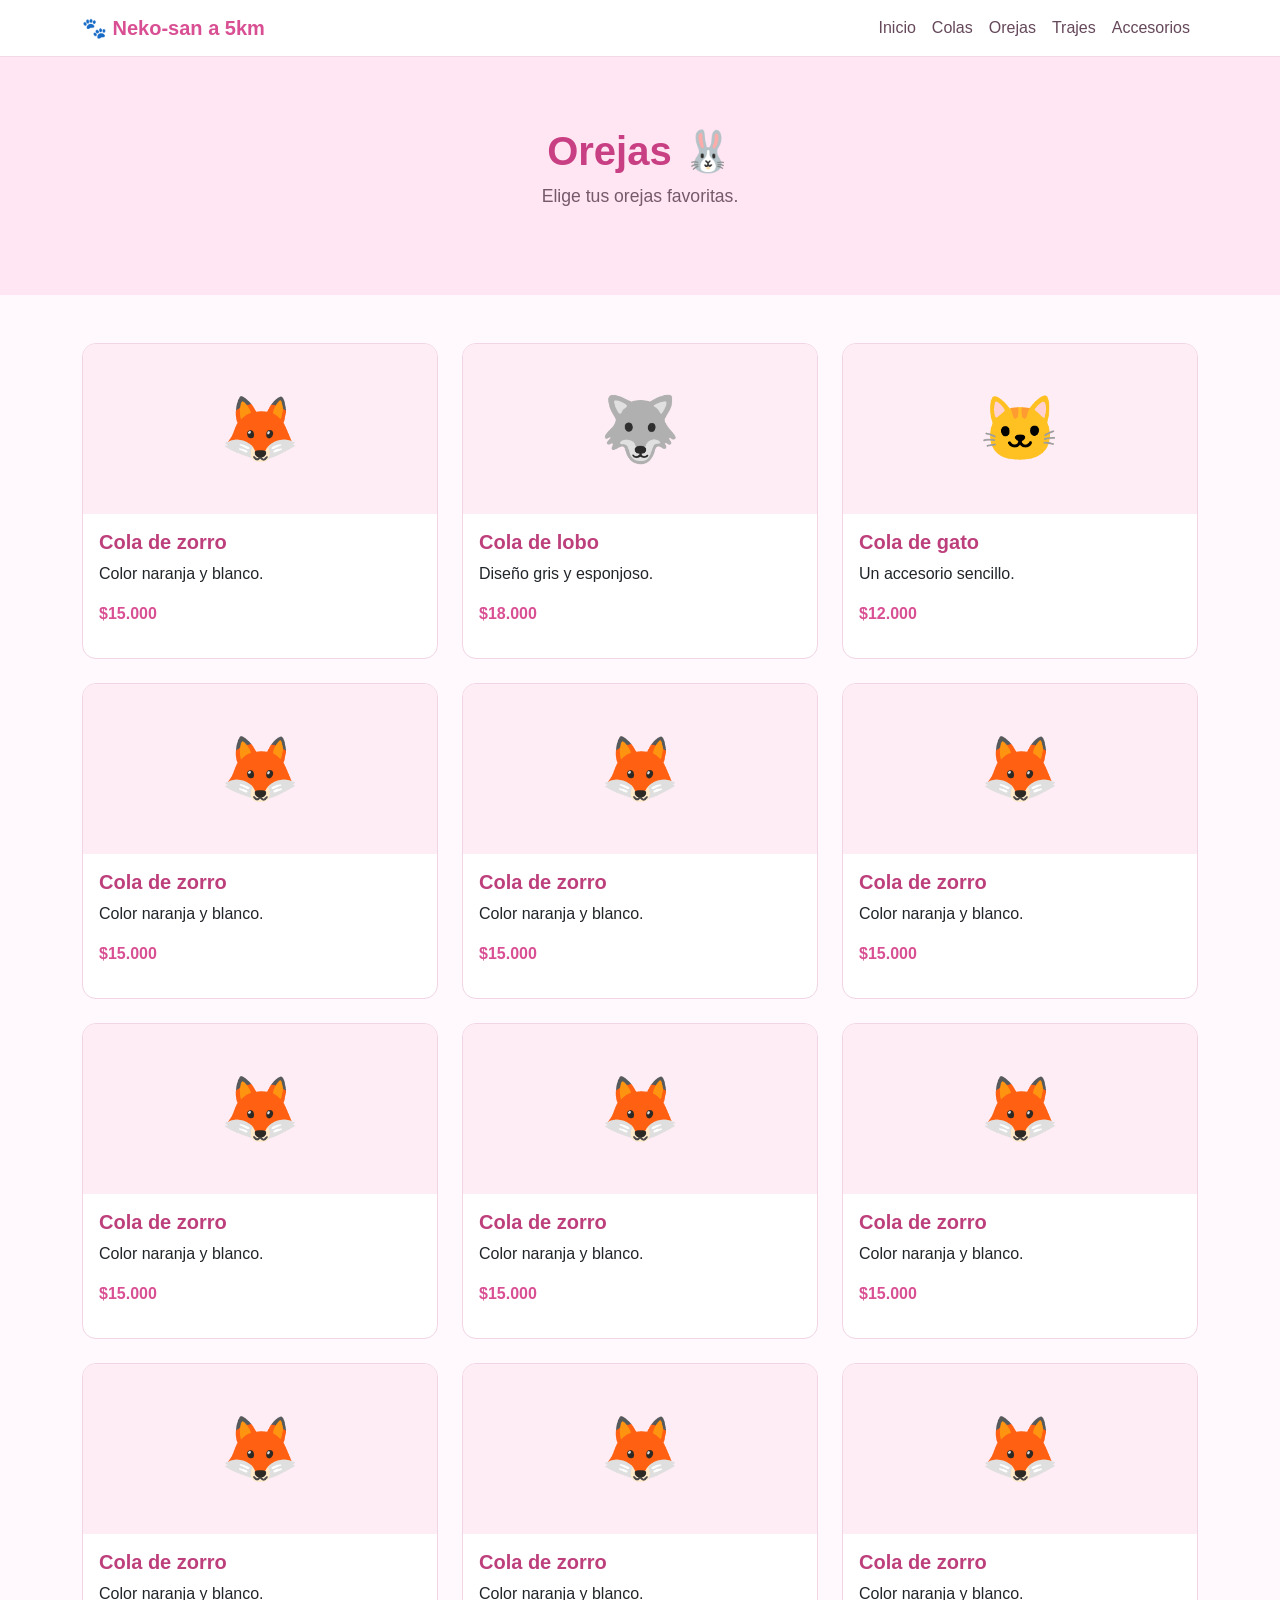
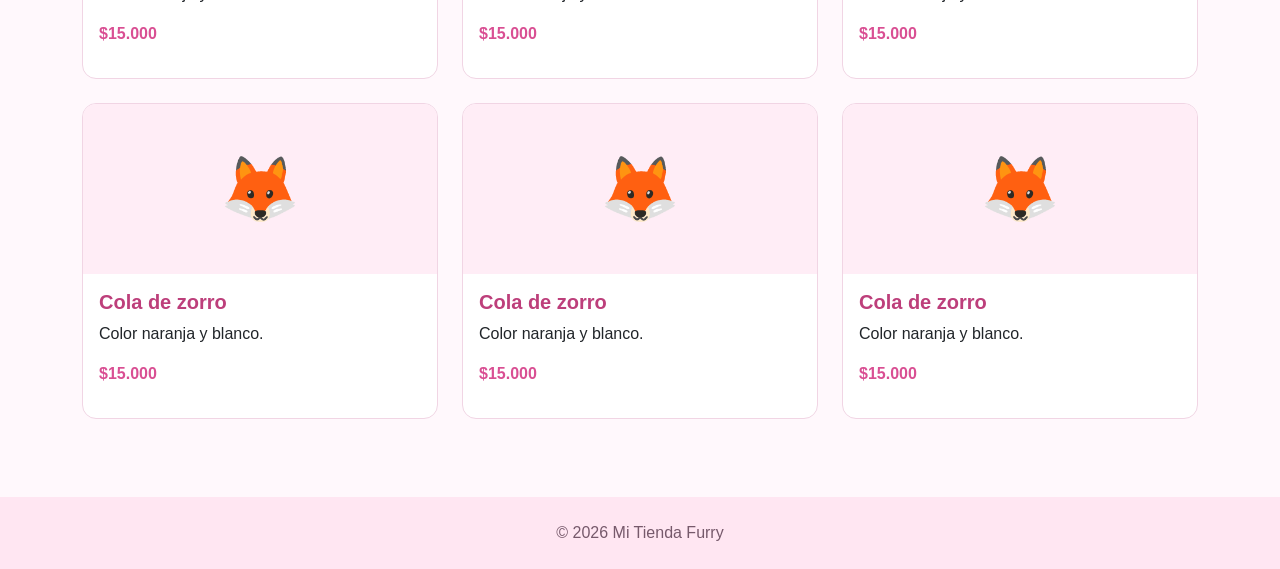
<file: plantilla_furry_basica/orejas.html>
<!DOCTYPE html>
<html lang="es">
<head>
  <meta charset="UTF-8">
  <meta name="viewport" content="width=device-width, initial-scale=1.0">
  <title>Orejas | Mi Tienda Furry</title>
  <link href="https://cdn.jsdelivr.net/npm/bootstrap@5.3.3/dist/css/bootstrap.min.css" rel="stylesheet">
  <link rel="stylesheet" href="estilo.css">
</head>
<body>
  <nav class="navbar navbar-expand-lg navbar-light">
    <div class="container">
      <a class="navbar-brand" href="index.html">🐾 Neko-san a 5km</a>
      <button class="navbar-toggler" type="button" data-bs-toggle="collapse" data-bs-target="#menu">
        <span class="navbar-toggler-icon"></span>
      </button>
      <div class="collapse navbar-collapse" id="menu">
        <ul class="navbar-nav ms-auto">
          <li class="nav-item"><a class="nav-link" href="index.html">Inicio</a></li>
          <li class="nav-item"><a class="nav-link" href="colas.html">Colas</a></li>
          <li class="nav-item"><a class="nav-link" href="orejas.html">Orejas</a></li>
          <li class="nav-item"><a class="nav-link" href="trajes.html">Trajes</a></li>
          <li class="nav-item"><a class="nav-link" href="accesorios.html">Accesorios</a></li>
        </ul>
      </div>
    </div>
  </nav>
  <header class="portada text-center"><div class="container">
    <h1>Orejas 🐰</h1><p>Elige tus orejas favoritas.</p>
  </div></header>
  <main class="container py-5"><div class="row g-4">
  <div class="col-md-4"><div class="card producto h-100"><div class="imagen-producto">🦊</div><div class="card-body"><h5>Cola de zorro</h5><p>Color naranja y blanco.</p><p class="precio">$15.000</p></div></div></div>
    <div class="col-md-4"><div class="card producto h-100"><div class="imagen-producto">🐺</div><div class="card-body"><h5>Cola de lobo</h5><p>Diseño gris y esponjoso.</p><p class="precio">$18.000</p></div></div></div>
    <div class="col-md-4"><div class="card producto h-100"><div class="imagen-producto">🐱</div><div class="card-body"><h5>Cola de gato</h5><p>Un accesorio sencillo.</p><p class="precio">$12.000</p></div></div></div>
    <div class="col-md-4"><div class="card producto h-100"><div class="imagen-producto">🦊</div><div class="card-body"><h5>Cola de zorro</h5><p>Color naranja y blanco.</p><p class="precio">$15.000</p></div></div></div>
    <div class="col-md-4"><div class="card producto h-100"><div class="imagen-producto">🦊</div><div class="card-body"><h5>Cola de zorro</h5><p>Color naranja y blanco.</p><p class="precio">$15.000</p></div></div></div>
    <div class="col-md-4"><div class="card producto h-100"><div class="imagen-producto">🦊</div><div class="card-body"><h5>Cola de zorro</h5><p>Color naranja y blanco.</p><p class="precio">$15.000</p></div></div></div>
    <div class="col-md-4"><div class="card producto h-100"><div class="imagen-producto">🦊</div><div class="card-body"><h5>Cola de zorro</h5><p>Color naranja y blanco.</p><p class="precio">$15.000</p></div></div></div>
    <div class="col-md-4"><div class="card producto h-100"><div class="imagen-producto">🦊</div><div class="card-body"><h5>Cola de zorro</h5><p>Color naranja y blanco.</p><p class="precio">$15.000</p></div></div></div>
    <div class="col-md-4"><div class="card producto h-100"><div class="imagen-producto">🦊</div><div class="card-body"><h5>Cola de zorro</h5><p>Color naranja y blanco.</p><p class="precio">$15.000</p></div></div></div>
    <div class="col-md-4"><div class="card producto h-100"><div class="imagen-producto">🦊</div><div class="card-body"><h5>Cola de zorro</h5><p>Color naranja y blanco.</p><p class="precio">$15.000</p></div></div></div>
    <div class="col-md-4"><div class="card producto h-100"><div class="imagen-producto">🦊</div><div class="card-body"><h5>Cola de zorro</h5><p>Color naranja y blanco.</p><p class="precio">$15.000</p></div></div></div>
    <div class="col-md-4"><div class="card producto h-100"><div class="imagen-producto">🦊</div><div class="card-body"><h5>Cola de zorro</h5><p>Color naranja y blanco.</p><p class="precio">$15.000</p></div></div></div>
    <div class="col-md-4"><div class="card producto h-100"><div class="imagen-producto">🦊</div><div class="card-body"><h5>Cola de zorro</h5><p>Color naranja y blanco.</p><p class="precio">$15.000</p></div></div></div>
    <div class="col-md-4"><div class="card producto h-100"><div class="imagen-producto">🦊</div><div class="card-body"><h5>Cola de zorro</h5><p>Color naranja y blanco.</p><p class="precio">$15.000</p></div></div></div>
    <div class="col-md-4"><div class="card producto h-100"><div class="imagen-producto">🦊</div><div class="card-body"><h5>Cola de zorro</h5><p>Color naranja y blanco.</p><p class="precio">$15.000</p></div></div></div>
</div></main>
  <footer class="pie text-center py-4">© 2026 Mi Tienda Furry</footer>
</body>
</html>
</file>
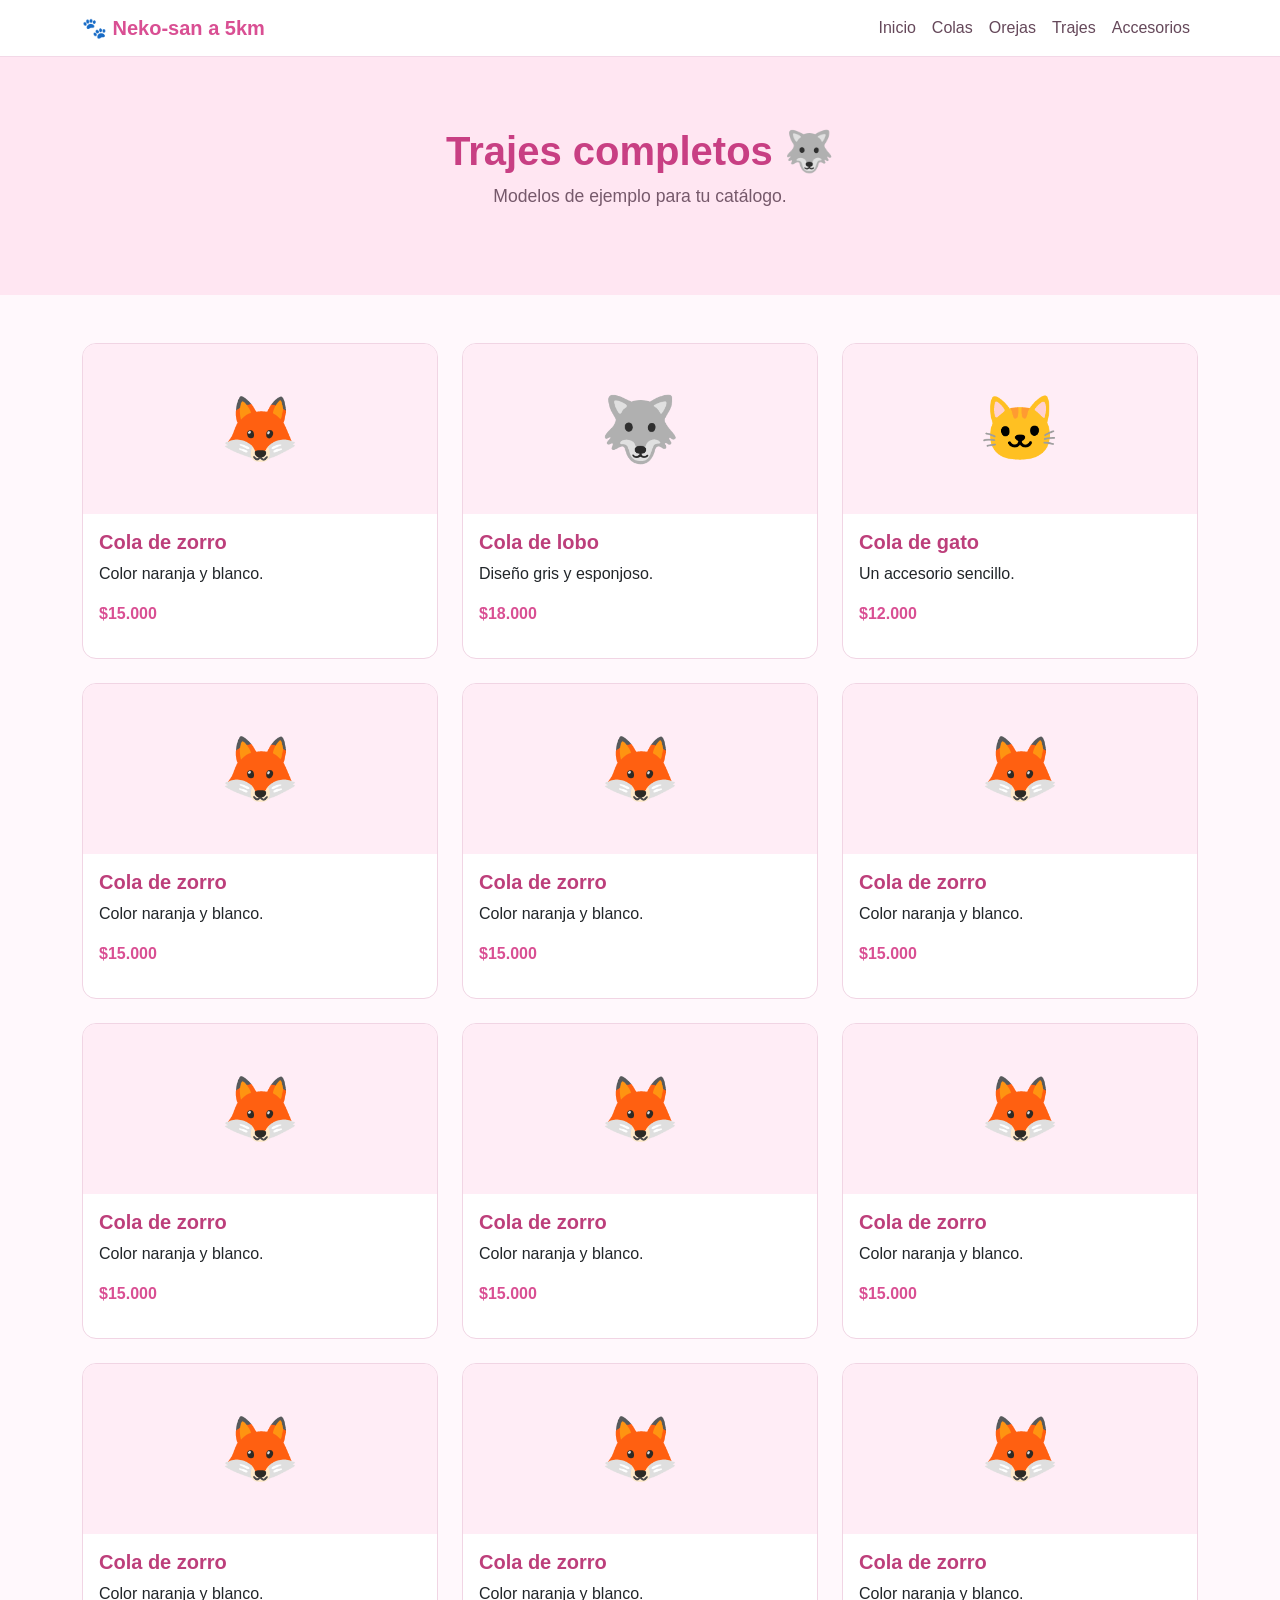
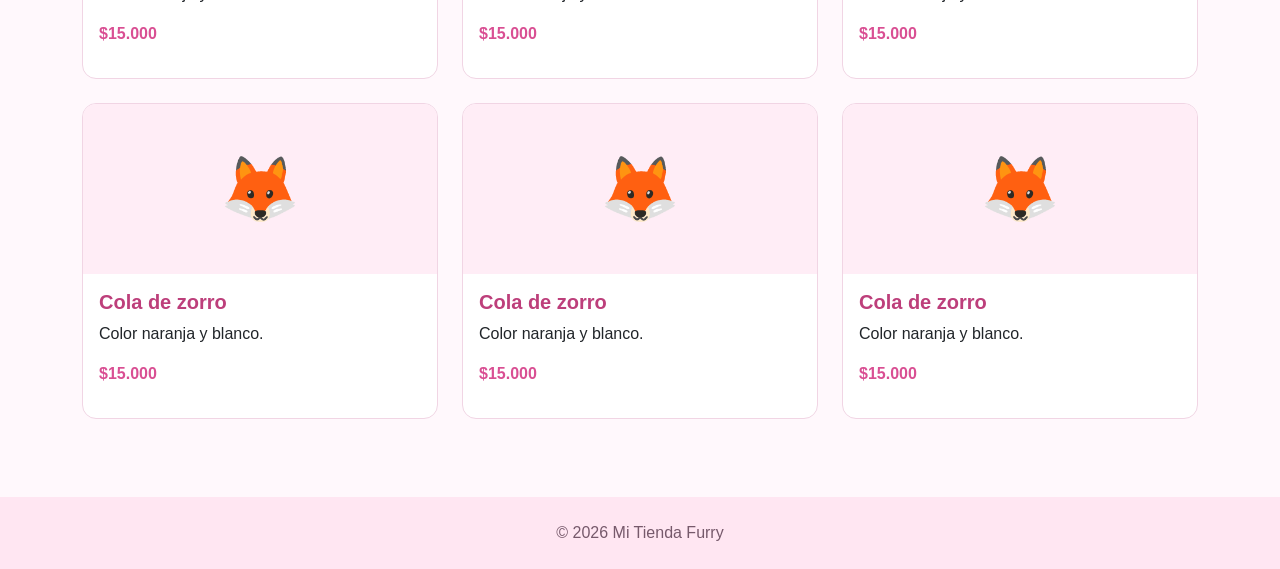
<file: plantilla_furry_basica/trajes.html>
<!DOCTYPE html>
<html lang="es">
<head>
  <meta charset="UTF-8">
  <meta name="viewport" content="width=device-width, initial-scale=1.0">
  <title>Trajes | Mi Tienda Furry</title>
  <link href="https://cdn.jsdelivr.net/npm/bootstrap@5.3.3/dist/css/bootstrap.min.css" rel="stylesheet">
  <link rel="stylesheet" href="estilo.css">
</head>
<body>
  <nav class="navbar navbar-expand-lg navbar-light">
    <div class="container">
      <a class="navbar-brand" href="index.html">🐾 Neko-san a 5km</a>
      <button class="navbar-toggler" type="button" data-bs-toggle="collapse" data-bs-target="#menu">
        <span class="navbar-toggler-icon"></span>
      </button>
      <div class="collapse navbar-collapse" id="menu">
        <ul class="navbar-nav ms-auto">
          <li class="nav-item"><a class="nav-link" href="index.html">Inicio</a></li>
          <li class="nav-item"><a class="nav-link" href="colas.html">Colas</a></li>
          <li class="nav-item"><a class="nav-link" href="orejas.html">Orejas</a></li>
          <li class="nav-item"><a class="nav-link" href="trajes.html">Trajes</a></li>
          <li class="nav-item"><a class="nav-link" href="accesorios.html">Accesorios</a></li>
        </ul>
      </div>
    </div>
  </nav>
  <header class="portada text-center"><div class="container">
    <h1>Trajes completos 🐺</h1><p>Modelos de ejemplo para tu catálogo.</p>
  </div></header>
  <main class="container py-5"><div class="row g-4">
    <div class="col-md-4"><div class="card producto h-100"><div class="imagen-producto">🦊</div><div class="card-body"><h5>Cola de zorro</h5><p>Color naranja y blanco.</p><p class="precio">$15.000</p></div></div></div>
    <div class="col-md-4"><div class="card producto h-100"><div class="imagen-producto">🐺</div><div class="card-body"><h5>Cola de lobo</h5><p>Diseño gris y esponjoso.</p><p class="precio">$18.000</p></div></div></div>
    <div class="col-md-4"><div class="card producto h-100"><div class="imagen-producto">🐱</div><div class="card-body"><h5>Cola de gato</h5><p>Un accesorio sencillo.</p><p class="precio">$12.000</p></div></div></div>
    <div class="col-md-4"><div class="card producto h-100"><div class="imagen-producto">🦊</div><div class="card-body"><h5>Cola de zorro</h5><p>Color naranja y blanco.</p><p class="precio">$15.000</p></div></div></div>
    <div class="col-md-4"><div class="card producto h-100"><div class="imagen-producto">🦊</div><div class="card-body"><h5>Cola de zorro</h5><p>Color naranja y blanco.</p><p class="precio">$15.000</p></div></div></div>
    <div class="col-md-4"><div class="card producto h-100"><div class="imagen-producto">🦊</div><div class="card-body"><h5>Cola de zorro</h5><p>Color naranja y blanco.</p><p class="precio">$15.000</p></div></div></div>
    <div class="col-md-4"><div class="card producto h-100"><div class="imagen-producto">🦊</div><div class="card-body"><h5>Cola de zorro</h5><p>Color naranja y blanco.</p><p class="precio">$15.000</p></div></div></div>
    <div class="col-md-4"><div class="card producto h-100"><div class="imagen-producto">🦊</div><div class="card-body"><h5>Cola de zorro</h5><p>Color naranja y blanco.</p><p class="precio">$15.000</p></div></div></div>
    <div class="col-md-4"><div class="card producto h-100"><div class="imagen-producto">🦊</div><div class="card-body"><h5>Cola de zorro</h5><p>Color naranja y blanco.</p><p class="precio">$15.000</p></div></div></div>
    <div class="col-md-4"><div class="card producto h-100"><div class="imagen-producto">🦊</div><div class="card-body"><h5>Cola de zorro</h5><p>Color naranja y blanco.</p><p class="precio">$15.000</p></div></div></div>
    <div class="col-md-4"><div class="card producto h-100"><div class="imagen-producto">🦊</div><div class="card-body"><h5>Cola de zorro</h5><p>Color naranja y blanco.</p><p class="precio">$15.000</p></div></div></div>
    <div class="col-md-4"><div class="card producto h-100"><div class="imagen-producto">🦊</div><div class="card-body"><h5>Cola de zorro</h5><p>Color naranja y blanco.</p><p class="precio">$15.000</p></div></div></div>
    <div class="col-md-4"><div class="card producto h-100"><div class="imagen-producto">🦊</div><div class="card-body"><h5>Cola de zorro</h5><p>Color naranja y blanco.</p><p class="precio">$15.000</p></div></div></div>
    <div class="col-md-4"><div class="card producto h-100"><div class="imagen-producto">🦊</div><div class="card-body"><h5>Cola de zorro</h5><p>Color naranja y blanco.</p><p class="precio">$15.000</p></div></div></div>
    <div class="col-md-4"><div class="card producto h-100"><div class="imagen-producto">🦊</div><div class="card-body"><h5>Cola de zorro</h5><p>Color naranja y blanco.</p><p class="precio">$15.000</p></div></div></div>
</div></main>
  <footer class="pie text-center py-4">© 2026 Mi Tienda Furry</footer>
</body>
</html>
</file>
<file: AvancePHP+HTML/css/estilo.css>
/* Estilos básicos para empezar */
body {
  background-color: #fff8fc;
  color: #493544;
  font-family: Arial, Helvetica, sans-serif;
}

.navbar {
  background-color: #ffffff;
  border-bottom: 1px solid #f3d8e7;
}

.navbar-brand {
  color: #d94f93;
  font-weight: bold;
}

.nav-link {
  color: #65485a;
}

.nav-link:hover {
  color: #d94f93;
}

.portada {
  background-color: #ffe6f2;
  padding: 70px 0;
}

.portada h1 {
  color: #c83f83;
  font-weight: bold;
}

.portada p {
  color: #76596b;
  font-size: 1.1rem;
}

.boton-rosa {
  background-color: #e96ba9;
  color: white;
  border: none;
  border-radius: 20px;
  padding: 9px 18px;
}

.boton-rosa:hover {
  background-color: #ce4e8e;
  color: white;
}

.producto {
  border: 1px solid #f1d5e4;
  border-radius: 14px;
  overflow: hidden;
  transition: transform 0.2s;
}

.producto:hover {
  transform: translateY(-4px);
}

.imagen-producto {
  background-color: #ffedf6;
  min-height: 170px;
  display: flex;
  align-items: center;
  justify-content: center;
  font-size: 4rem;
}

.producto .card-title,
.producto h5 {
  color: #bd3f7b;
  font-weight: bold;
}

.precio {
  color: #d94f93;
  font-weight: bold;
}

.pie {
  background-color: #ffe6f2;
  color: #76596b;
  margin-top: 30px;
}

/* --- Agregado para la tienda con PHP --- */
.producto img {
  width: 100%;
  height: 200px;
  object-fit: cover;
}
</file>
<file: plantilla_furry_basica/estilo.css>
/* Estilos básicos para empezar */
body {
  background-color: #fff8fc;
  color: #493544;
  font-family: Arial, Helvetica, sans-serif;
}

.navbar {
  background-color: #ffffff;
  border-bottom: 1px solid #f3d8e7;
}

.navbar-brand {
  color: #d94f93;
  font-weight: bold;
}

.nav-link {
  color: #65485a;
}

.nav-link:hover {
  color: #d94f93;
}

.portada {
  background-color: #ffe6f2;
  padding: 70px 0;
}

.portada h1 {
  color: #c83f83;
  font-weight: bold;
}

.portada p {
  color: #76596b;
  font-size: 1.1rem;
}

.boton-rosa {
  background-color: #e96ba9;
  color: white;
  border: none;
  border-radius: 20px;
  padding: 9px 18px;
}

.boton-rosa:hover {
  background-color: #ce4e8e;
  color: white;
}

.producto {
  border: 1px solid #f1d5e4;
  border-radius: 14px;
  overflow: hidden;
  transition: transform 0.2s;
}

.producto:hover {
  transform: translateY(-4px);
}

.imagen-producto {
  background-color: #ffedf6;
  min-height: 170px;
  display: flex;
  align-items: center;
  justify-content: center;
  font-size: 4rem;
}

.producto .card-title,
.producto h5 {
  color: #bd3f7b;
  font-weight: bold;
}

.precio {
  color: #d94f93;
  font-weight: bold;
}

.pie {
  background-color: #ffe6f2;
  color: #76596b;
  margin-top: 30px;
}
</file>
